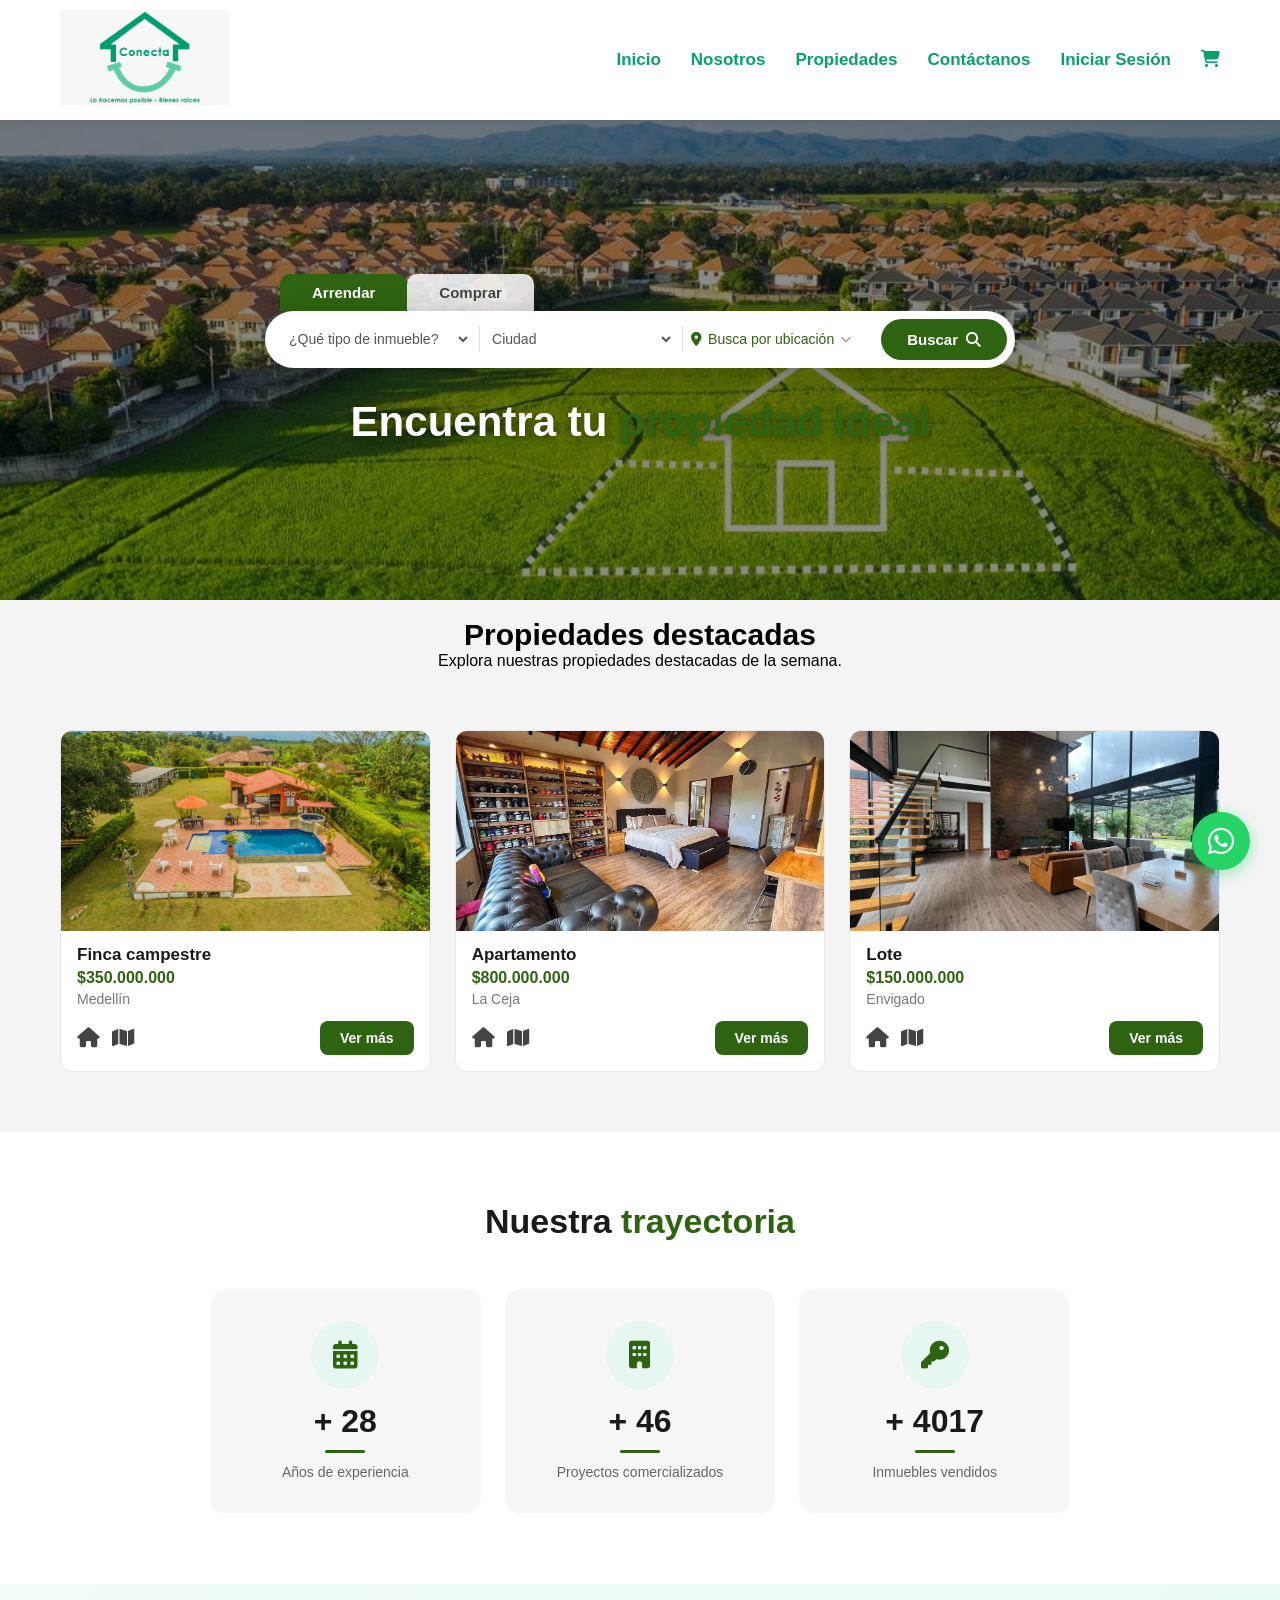
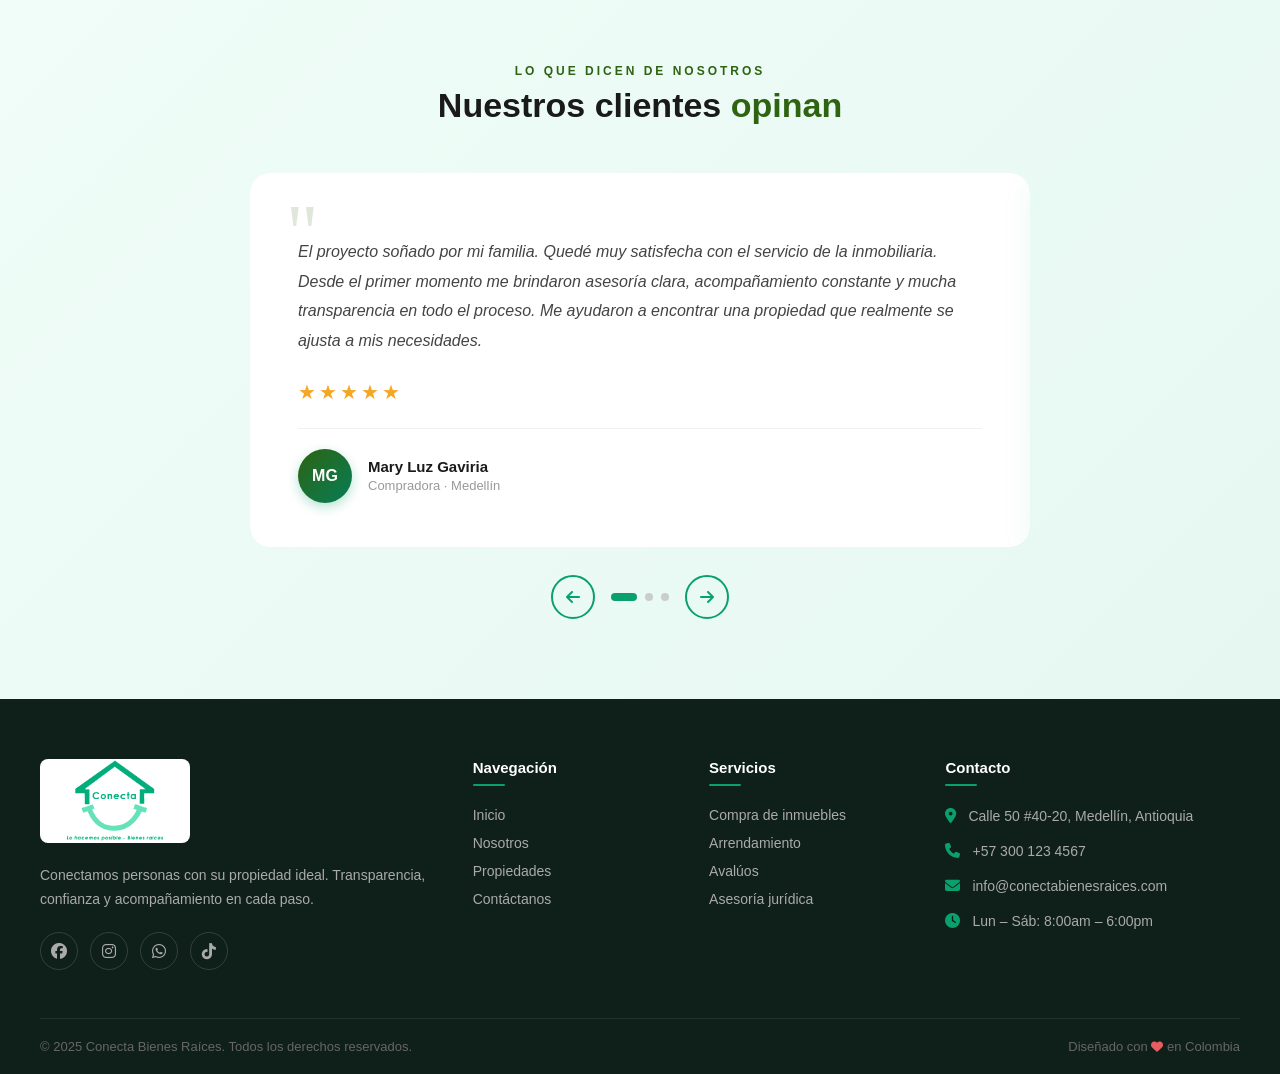
<file: Principal/index.html>
<!DOCTYPE html>
<html lang="es">

<head>
    <meta charset="UTF-8">
    <meta name="viewport" content="width=device-width, initial-scale=1.0">
    <title>Conecta Bienes Raíces</title>

    <!-- CSS -->
    <link rel="stylesheet" href="Estilos.css">

    <!-- ICONOS -->
    <link rel="stylesheet"
        href="https://cdnjs.cloudflare.com/ajax/libs/font-awesome/6.5.1/css/all.min.css">
    <!--Favicon-->
    <link rel="icon" href="IMG/Logo.jpeg" type="image/x-icon">
</head>

<body>

    <!-- NAVBAR -->
    <nav class="navbar">

        <div class="nav-container">

            <!-- LOGO -->
            <div class="logo">
                <img src="IMG/Logo.jpeg" alt="Conecta Bienes Raíces">
            </div>

            <!-- MENÚ -->
            <div class="nav-menu" id="nav-menu">

                <a href="#">Inicio</a>
                <a href="../Nosotros/nosotros.html">Nosotros</a>
                <a href="../Propiedades/propiedades.html">Propiedades</a>
                <a href="../Contactanos/contactanos.html">Contáctanos</a>

                <a href="../Iniciar_sesion/iniciar_sesion.html" class="login-btn">
                    Iniciar Sesión
                </a>

                <!-- CARRITO -->
                <a href="#" class="cart">
                    <i class="fa-solid fa-cart-shopping"></i>
                </a>

            </div>

            <!-- HAMBURGUESA -->
            <div class="menu-toggle" id="menu-toggle">
                <i class="fa-solid fa-bars"></i>
            </div>

        </div>

    </nav>

    <!-- HERO -->
<section class="hero">

    <div class="hero-tabs">
        <button class="tab-btn active" data-tab="arrendar">Arrendar</button>
        <button class="tab-btn" data-tab="comprar">Comprar</button>
    </div>

    <div class="hero-content">
        <h1 class="hero-title">Encuentra tu <span>propiedad ideal</span></h1>

        <div class="hero-filter">

            <select class="filter-select" id="tipo">
                <option value="">¿Qué tipo de inmueble?</option>
                <option>Casa</option>
                <option>Apartamento</option>
                <option>Local</option>
                <option>Oficina</option>
                <option>Bodega</option>
                <option>Lote</option>
            </select>

            <div class="filter-divider"></div>

            <select class="filter-select" id="ciudad">
                <option value="">Ciudad</option>
                <option>Medellín</option>
                <option>Bogotá</option>
                <option>Cali</option>
                <option>Barranquilla</option>
                <option>Cartagena</option>
            </select>

            <div class="filter-divider"></div>

            <button class="location-btn">
                <i class="fa-solid fa-location-dot"></i>
                Busca por ubicación
                <i class="fa-solid fa-chevron-down"></i>
            </button>

            <button class="search-btn">
                Buscar <i class="fa-solid fa-magnifying-glass"></i>
            </button>

        </div>
    </div>
</section>

<br>
<h1 style="text-align: center; font-size: 30px;">Propiedades destacadas</h1>
<p style="text-align: center; ">Explora nuestras propiedades destacadas de la semana.</p>

<!--Tarjetas-->
<!-- SECCIÓN PROPIEDADES -->
<section class="propiedades">
    <div class="cards-grid">

        <!-- TARJETA 1 -->
        <div class="prop-card">
            <img src="IMG/Finca1.jpeg" alt="Finca campestre" class="prop-img">
            <div class="prop-body">
                <h3 class="prop-titulo">Finca campestre</h3>
                <p class="prop-precio">$350.000.000</p>
                <p class="prop-ciudad">Medellín</p>
                <div class="prop-footer">
                    <div class="prop-iconos">
                        <i class="fa-solid fa-house"></i>
                        <i class="fa-solid fa-map"></i>
                    </div>
                    <a href="#" class="ver-btn">Ver más</a>
                </div>
            </div>
        </div>

        <!-- TARJETA 2 -->
        <div class="prop-card">
            <img src="IMG/Apartamento.jpeg" alt="Apartamento" class="prop-img">
            <div class="prop-body">
                <h3 class="prop-titulo">Apartamento</h3>
                <p class="prop-precio">$800.000.000</p>
                <p class="prop-ciudad">La Ceja</p>
                <div class="prop-footer">
                    <div class="prop-iconos">
                        <i class="fa-solid fa-house"></i>
                        <i class="fa-solid fa-map"></i>
                    </div>
                    <a href="#" class="ver-btn">Ver más</a>
                </div>
            </div>
        </div>

        <!-- TARJETA 3 -->
        <div class="prop-card">
            <img src="IMG/Parcelacion.jpeg" alt="Lote" class="prop-img">
            <div class="prop-body">
                <h3 class="prop-titulo">Lote</h3>
                <p class="prop-precio">$150.000.000</p>
                <p class="prop-ciudad">Envigado</p>
                <div class="prop-footer">
                    <div class="prop-iconos">
                        <i class="fa-solid fa-house"></i>
                        <i class="fa-solid fa-map"></i>
                    </div>
                    <a href="#" class="ver-btn">Ver más</a>
                </div>
            </div>
        </div>
    </div>
</section>


<section class="trayectoria">

   
    <h2 class="tray-titulo">Nuestra <span>trayectoria</span></h2>

    <div class="tray-grid">

        <div class="tray-card">
            <div class="tray-icono">
                <i class="fa-solid fa-calendar-days"></i>
            </div>
            <div class="tray-numero">+ 28</div>
            <div class="tray-linea"></div>
            <p class="tray-label">Años de experiencia</p>
        </div>

        <div class="tray-card">
            <div class="tray-icono">
                <i class="fa-solid fa-building"></i>
            </div>
            <div class="tray-numero">+ 46</div>
            <div class="tray-linea"></div>
            <p class="tray-label">Proyectos comercializados</p>
        </div>

        <div class="tray-card">
            <div class="tray-icono">
                <i class="fa-solid fa-key"></i>
            </div>
            <div class="tray-numero">+ 4017</div>
            <div class="tray-linea"></div>
            <p class="tray-label">Inmuebles vendidos</p>
        </div>

    </div>


</section>

<!-- TESTIMONIOS -->
<section class="testimonios">

    <p class="test-subtitulo">Lo que dicen de nosotros</p>
    <h2 class="test-titulo">Nuestros clientes <span>opinan</span></h2>

    <div class="carrusel-wrap">
        <div class="carrusel-track" id="carrusel-track">

            <div class="test-card">
                <div class="test-comilla">"</div>
                <p class="test-texto">El proyecto soñado por mi familia. Quedé muy satisfecha con el servicio de la inmobiliaria. Desde el primer momento me brindaron asesoría clara, acompañamiento constante y mucha transparencia en todo el proceso. Me ayudaron a encontrar una propiedad que realmente se ajusta a mis necesidades.</p>
                <div class="test-estrellas">★★★★★</div>
                <div class="test-autor">
                    <div class="test-avatar">MG</div>
                    <div>
                        <p class="test-nombre">Mary Luz Gaviria</p>
                        <p class="test-cargo">Compradora · Medellín</p>
                    </div>
                </div>
            </div>

            <div class="test-card">
                <div class="test-comilla">"</div>
                <p class="test-texto">Un equipo excepcional. El proceso de arrendamiento fue ágil y sin contratiempos. Siempre estuvieron disponibles para resolver mis dudas y me acompañaron en cada paso. Sin duda los recomendaría a cualquier persona que esté buscando un inmueble.</p>
                <div class="test-estrellas">★★★★★</div>
                <div class="test-autor">
                    <div class="test-avatar">JR</div>
                    <div>
                        <p class="test-nombre">Juan Restrepo</p>
                        <p class="test-cargo">Arrendatario · Envigado</p>
                    </div>
                </div>
            </div>

            <div class="test-card">
                <div class="test-comilla">"</div>
                <p class="test-texto">Vendí mi apartamento en tiempo récord y al precio justo. El equipo fue transparente en todo momento y me mantuvo informada durante cada etapa. ¡Totalmente satisfecha con el resultado y el trato recibido!</p>
                <div class="test-estrellas">★★★★★</div>
                <div class="test-autor">
                    <div class="test-avatar">LP</div>
                    <div>
                        <p class="test-nombre">Laura Pérez</p>
                        <p class="test-cargo">Vendedora · La Ceja</p>
                    </div>
                </div>
            </div>

        </div>
    </div>

    <div class="carrusel-controles">
        <button class="cbtn" id="prev"><i class="fa-solid fa-arrow-left"></i></button>
        <div class="carrusel-dots" id="carrusel-dots"></div>
        <button class="cbtn" id="next"><i class="fa-solid fa-arrow-right"></i></button>
    </div>

</section>

<!-- FOOTER -->
<footer class="footer">

    <div class="footer-container">

        <!-- COLUMNA 1: LOGO + DESCRIPCIÓN -->
        <div class="footer-col">
            <img src="IMG/Logo.jpeg" alt="Conecta Bienes Raíces" class="footer-logo">
            <p class="footer-desc">Conectamos personas con su propiedad ideal. Transparencia, confianza y acompañamiento en cada paso.</p>
            <div class="footer-redes">
                <a href="#"><i class="fa-brands fa-facebook"></i></a>
                <a href="#"><i class="fa-brands fa-instagram"></i></a>
                <a href="#"><i class="fa-brands fa-whatsapp"></i></a>
                <a href="#"><i class="fa-brands fa-tiktok"></i></a>
            </div>
        </div>

        <!-- COLUMNA 2: ENLACES -->
        <div class="footer-col">
            <h4 class="footer-heading">Navegación</h4>
            <ul class="footer-links">
                <li><a href="#">Inicio</a></li>
                <li><a href="../Nosotros/nosotros.html">Nosotros</a></li>
                <li><a href="../Propiedades/propiedades.html">Propiedades</a></li>
                <li><a href="../Contactanos/contactanos.html">Contáctanos</a></li>
            </ul>
        </div>

        <!-- COLUMNA 3: SERVICIOS -->
        <div class="footer-col">
            <h4 class="footer-heading">Servicios</h4>
            <ul class="footer-links">
                <li><a href="#">Compra de inmuebles</a></li>
                <li><a href="#">Arrendamiento</a></li>
                <li><a href="#">Avalúos</a></li>
                <li><a href="#">Asesoría jurídica</a></li>
            </ul>
        </div>

        <!-- COLUMNA 4: CONTACTO -->
        <div class="footer-col">
            <h4 class="footer-heading">Contacto</h4>
            <ul class="footer-contacto">
                <li>
                    <i class="fa-solid fa-location-dot"></i>
                    <span>Calle 50 #40-20, Medellín, Antioquia</span>
                </li>
                <li>
                    <i class="fa-solid fa-phone"></i>
                    <span>+57 300 123 4567</span>
                </li>
                <li>
                    <i class="fa-solid fa-envelope"></i>
                    <span>info@conectabienesraices.com</span>
                </li>
                <li>
                    <i class="fa-solid fa-clock"></i>
                    <span>Lun – Sáb: 8:00am – 6:00pm</span>
                </li>
            </ul>
        </div>

    </div>

    <!-- BARRA INFERIOR -->
    <div class="footer-bottom">
        <p>© 2025 Conecta Bienes Raíces. Todos los derechos reservados.</p>
        <p>Diseñado con <i class="fa-solid fa-heart"></i> en Colombia</p>
    </div>

</footer>

    <script src="index.js"></script>
    <!-- WHATSAPP FLOTANTE -->
    <a href="https://wa.me/573234924247" target="_blank" class="whatsapp-flotante">
        <i class="fa-brands fa-whatsapp"></i>
    </a>

</body>

</html>
</file>
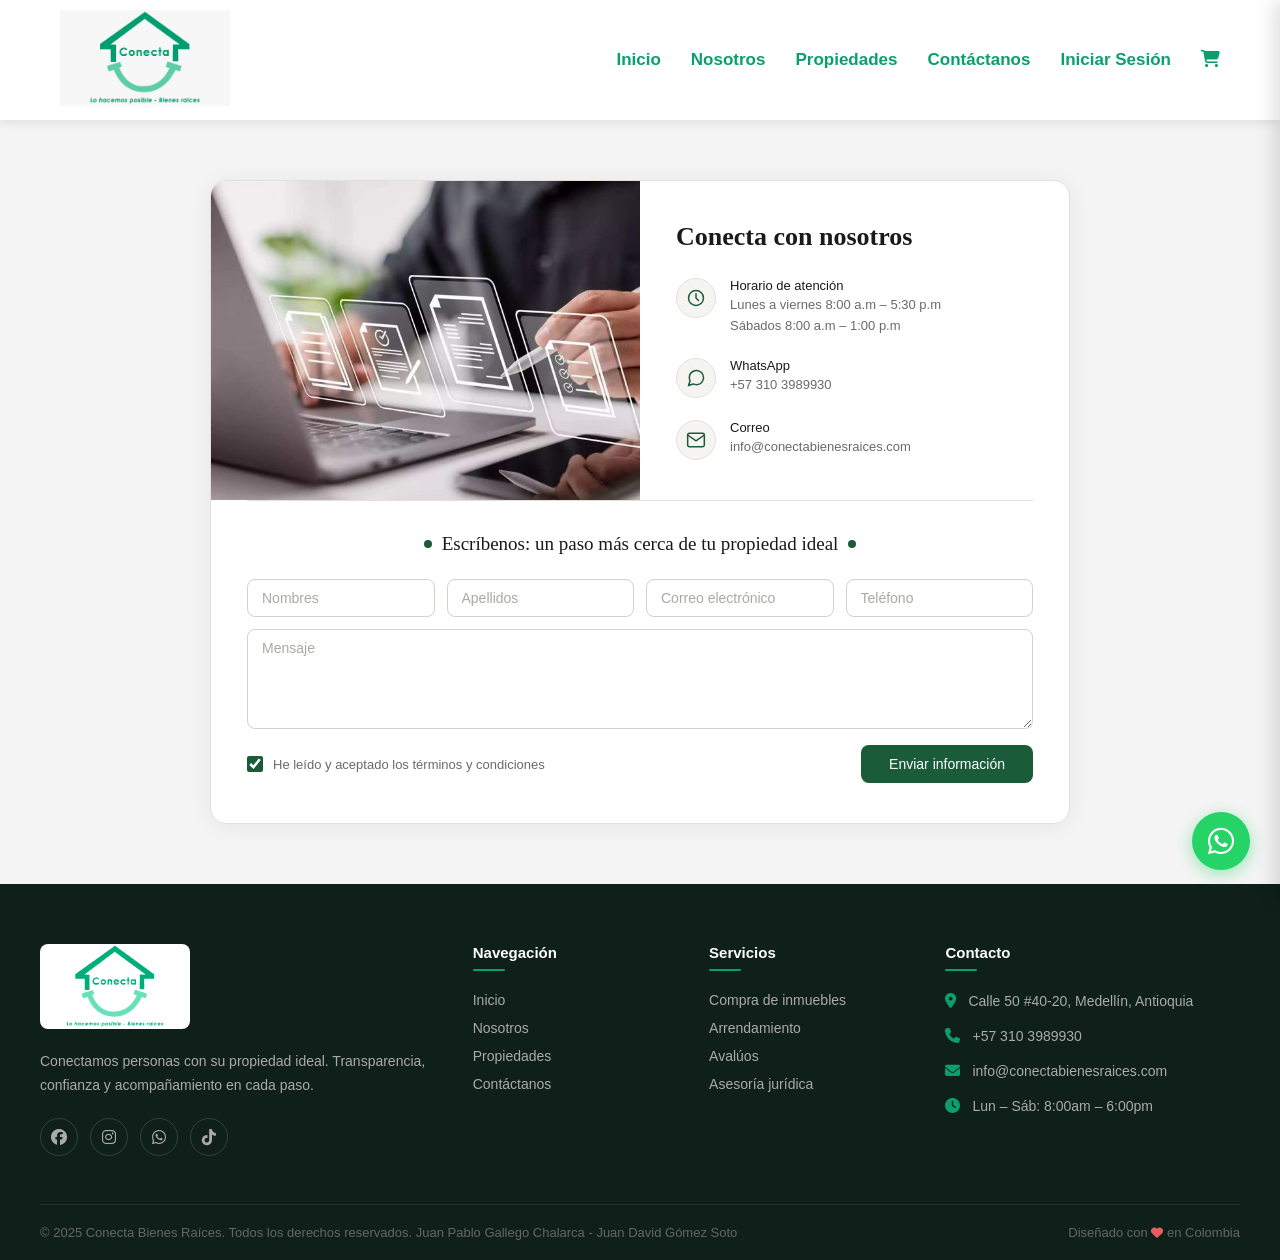
<file: contactanos.html>
<!DOCTYPE html>
<html lang="es">

<head>
    <meta charset="UTF-8">
    <meta name="viewport" content="width=device-width, initial-scale=1.0">
    <title>Conecta Bienes Raíces</title>

    <!-- CSS -->
    <link rel="stylesheet" href="/Contactanos/contactanos.css">
    <!-- GLOBAL -->
    <link rel="stylesheet" href="/Assets/global.css">
    <!-- ICONOS -->
    <link rel="stylesheet"
        href="https://cdnjs.cloudflare.com/ajax/libs/font-awesome/6.5.1/css/all.min.css">
    <!--Favicon-->
    <link rel="icon" href="/Assets/IMG/Logo.jpeg" type="image/x-icon">
</head>

<body>

<!--Navbar-->
<div id="navbar"></div>

<div class="section-wrapper">

    <div class="top-grid">

      <div class="photo-side">
        <img src="/Contactanos/Contacto.jpg" alt="Contacto con Conecta Bienes Raíces" />
      </div>

      <div class="info-side">
        <h2 class="info-title">Conecta con nosotros</h2>

        <div class="contact-row">
          <div class="contact-icon">
            <svg viewBox="0 0 24 24">
              <circle cx="12" cy="12" r="9"/>
              <polyline points="12 7 12 12 15 15"/>
            </svg>
          </div>
          <div class="contact-text">
            <strong>Horario de atención</strong>
            <span>Lunes a viernes 8:00 a.m – 5:30 p.m<br>Sábados 8:00 a.m – 1:00 p.m</span>
          </div>
        </div>

        <div class="contact-row">
          <div class="contact-icon">
            <svg viewBox="0 0 24 24">
              <path d="M21 11.5a8.38 8.38 0 0 1-.9 3.8 8.5 8.5 0 0 1-7.6 4.7 8.38 8.38 0 0 1-3.8-.9L3 21l1.9-5.7a8.38 8.38 0 0 1-.9-3.8 8.5 8.5 0 0 1 4.7-7.6 8.38 8.38 0 0 1 3.8-.9h.5a8.48 8.48 0 0 1 8 8v.5z"/>
            </svg>
          </div>
          <div class="contact-text">
            <strong>WhatsApp</strong>
            <span>+57 310 3989930</span>
          </div>
        </div>

        <div class="contact-row">
          <div class="contact-icon">
            <svg viewBox="0 0 24 24">
              <path d="M4 4h16c1.1 0 2 .9 2 2v12c0 1.1-.9 2-2 2H4c-1.1 0-2-.9-2-2V6c0-1.1.9-2 2-2z"/>
              <polyline points="22,6 12,13 2,6"/>
            </svg>
          </div>
          <div class="contact-text">
            <strong>Correo</strong>
            <span>info@conectabienesraices.com</span>
          </div>
        </div>
      </div>

    </div>

    <div class="divider"></div>

    <!-- FORM -->
    <div class="form-section">
      <h3 class="form-title">Escríbenos: un paso más cerca de tu propiedad ideal</h3>

      <!-- Mensaje de éxito (oculto por defecto) -->
      <div id="form-exito">
        <i class="fa-solid fa-circle-check"></i>
        ¡Mensaje enviado! Nos comunicaremos contigo pronto.
      </div>

      <div class="fields-row">
        <input id="campo-nombres"   class="form-input" type="text"  placeholder="Nombres">
        <input id="campo-apellidos" class="form-input" type="text"  placeholder="Apellidos">
        <input id="campo-correo"    class="form-input" type="email" placeholder="Correo electrónico">
        <input id="campo-telefono"  class="form-input" type="tel"   placeholder="Teléfono">
      </div>

      <textarea id="campo-mensaje" class="form-textarea" placeholder="Mensaje"></textarea>

      <div class="form-footer">
        <label class="checkbox-label">
          <input type="checkbox" id="campo-terminos" checked />
          He leído y aceptado los términos y condiciones
        </label>
        <button id="btn-enviar" class="submit-btn">Enviar información</button>
      </div>
      <span class="error-msg" id="error-terminos"></span>
    </div>

</div>

<!-- FOOTER -->
<div id="footer"></div>

<!-- WHATSAPP FLOTANTE -->
<a href="https://wa.me/+573103989930" target="_blank" class="whatsapp-flotante">
    <i class="fa-brands fa-whatsapp"></i>
</a>

<!-- jQuery (requerido antes de contactanos.js) -->
<script src="https://code.jquery.com/jquery-3.7.1.min.js"></script>
<!--Script contactanos con validación jQuery-->
<script src="/Contactanos/contactanos.js"></script>
<!--Script global-->
<script src="/Assets/global.js"></script>
<script src="/Assets/carrito.js"></script>

</body>
</html>
</file>
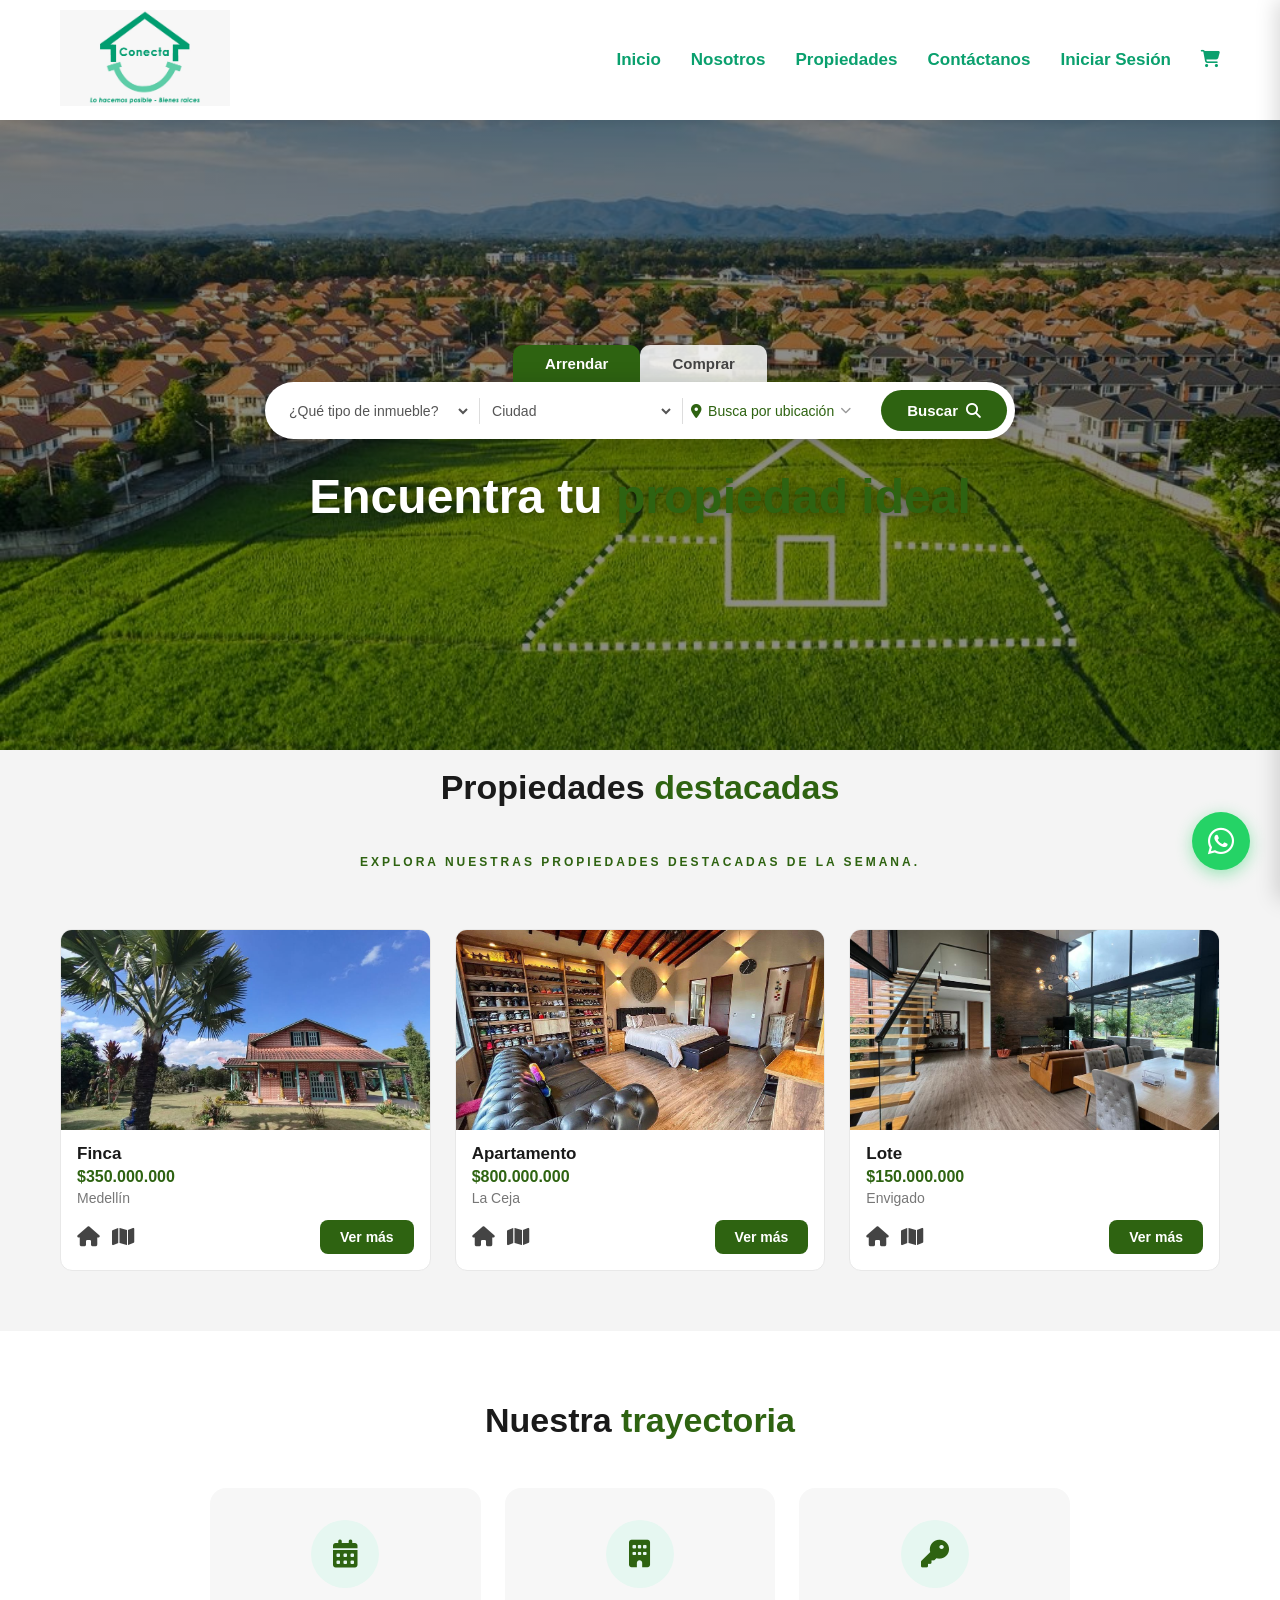
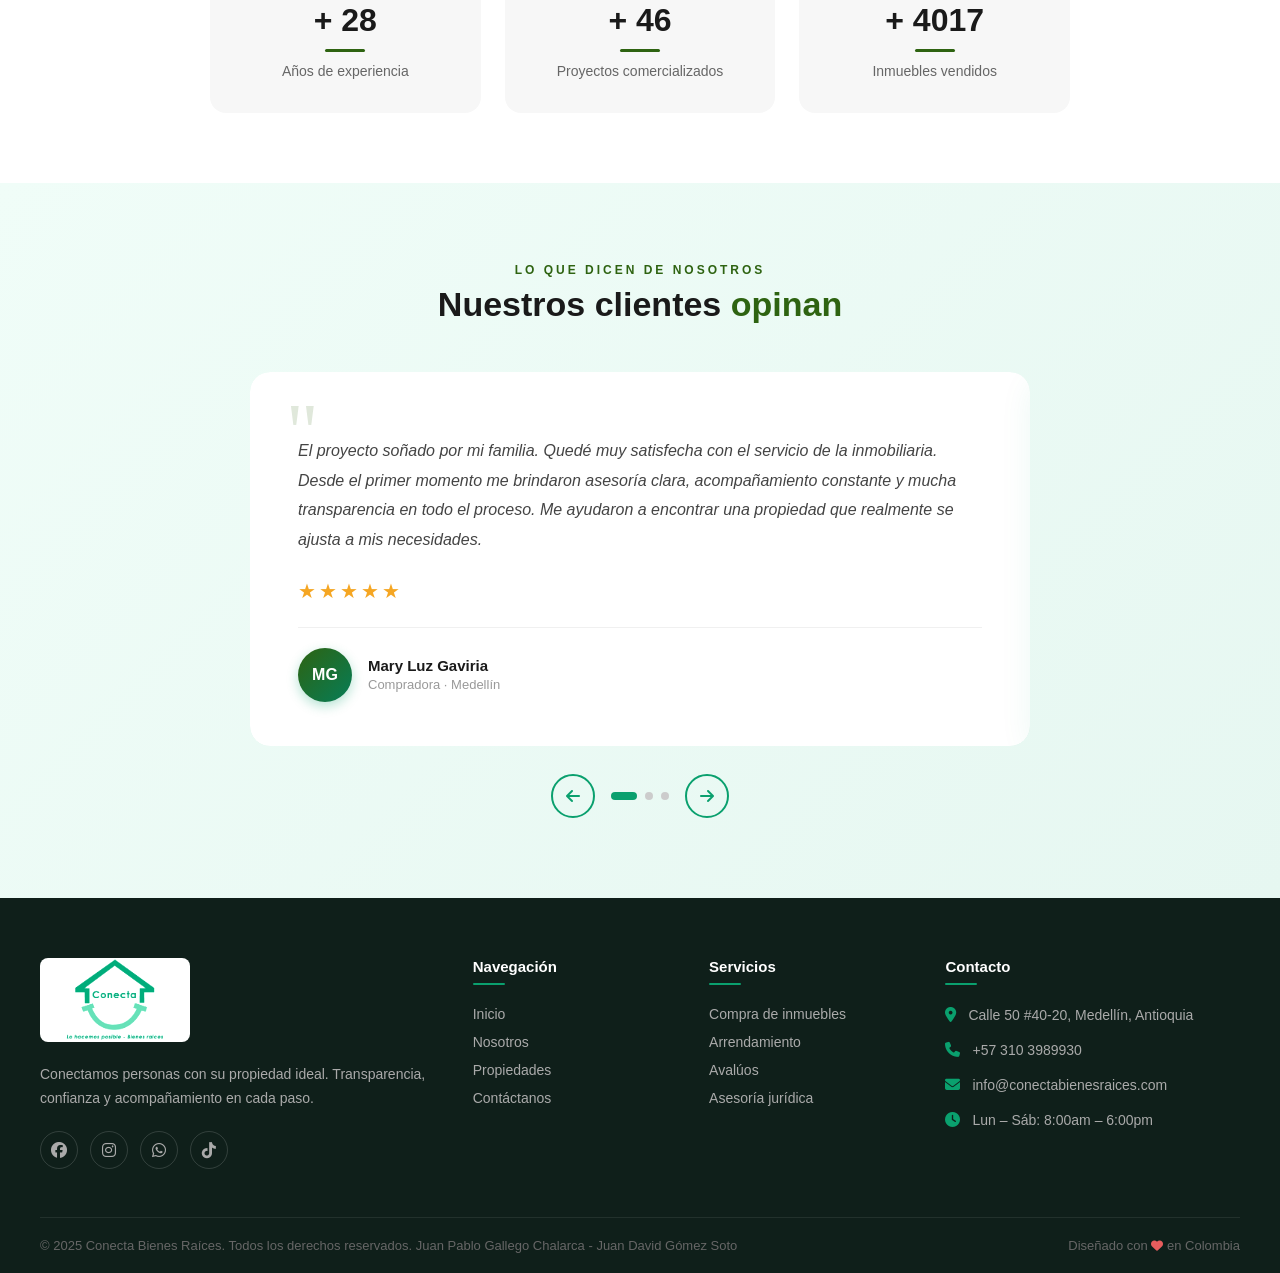
<file: principal.html>
<!DOCTYPE html>
<html lang="es">

<head>
    <meta charset="UTF-8">
    <meta name="viewport" content="width=device-width, initial-scale=1.0">
    <title>Conecta Bienes Raíces</title>

    <!-- CSS -->
    <link rel="stylesheet" href="/Principal/style.css">
    <!-- GLOBAL -->
    <link rel="stylesheet" href="/Assets/global.css">
    <!-- ICONOS -->
    <link rel="stylesheet"
        href="https://cdnjs.cloudflare.com/ajax/libs/font-awesome/6.5.1/css/all.min.css">
    <!--Favicon-->
    <link rel="icon" href="/Assets/IMG/Logo.jpeg" type="image/x-icon">    
</head>

<body>

<!--Navbar-->
<div id="navbar"></div>

   
    <!-- HERO -->
<section class="hero">

    <div class="hero-tabs">
        <button class="tab-btn active" data-tab="arrendar">Arrendar</button>
        <button class="tab-btn" data-tab="comprar">Comprar</button>
    </div>

    <div class="hero-content">
        <h1 class="hero-title">Encuentra tu <span>propiedad ideal</span></h1>

        <div class="hero-filter">

            <select class="filter-select" id="tipo">
                <option value="">¿Qué tipo de inmueble?</option>
                <option>Casa</option>
                <option>Apartamento</option>
                <option>Finca</option>
                <option>Parcelación</option>
                <option>Lote</option>
            </select>

            <div class="filter-divider"></div>

            <select class="filter-select" id="ciudad">
                <option value="">Ciudad</option>
                <option>Medellín</option>
                <option>Guarne</option>
                <option>La Ceja</option>
                <option>LLanogrande</option>
            </select>

            <div class="filter-divider"></div>

            <button class="location-btn">
                <i class="fa-solid fa-location-dot"></i>
                Busca por ubicación
                <i class="fa-solid fa-chevron-down"></i>
            </button>

            <button class="search-btn">
                Buscar <i class="fa-solid fa-magnifying-glass"></i>
            </button>

        </div>
    </div>
</section>

<br>
<div style="text-align: center;">
    <h2 class="test-titulo">Propiedades<span> destacadas</span></h2>
    <p class="test-subtitulo">Explora nuestras propiedades destacadas de la semana.</p>
</div>


<!--Tarjetas-->
<!-- SECCIÓN PROPIEDADES -->
<section class="propiedades">
    <div class="cards-grid">

        <!-- TARJETA 1 -->
        <div class="prop-card">
            <img src="/Assets/IMG/Finca2.jpg" alt="Finca" class="prop-img">
            <div class="prop-body">
                <h3 class="prop-titulo">Finca</h3>
                <p class="prop-precio">$350.000.000</p>
                <p class="prop-ciudad">Medellín</p>
                <div class="prop-footer">
                    <div class="prop-iconos">
                        <i class="fa-solid fa-house"></i>
                        <i class="fa-solid fa-map"></i>
                    </div>
                    <a href="/propiedades.html" class="ver-btn">Ver más</a>
                </div>
            </div>
        </div>

        <!-- TARJETA 2 -->
        <div class="prop-card">
            <img src="/Assets/IMG/Apartamento.jpeg" alt="Apartamento" class="prop-img">
            <div class="prop-body">
                <h3 class="prop-titulo">Apartamento</h3>
                <p class="prop-precio">$800.000.000</p>
                <p class="prop-ciudad">La Ceja</p>
                <div class="prop-footer">
                    <div class="prop-iconos">
                        <i class="fa-solid fa-house"></i>
                        <i class="fa-solid fa-map"></i>
                    </div>
                    <a href="/propiedades.html" class="ver-btn">Ver más</a>
                </div>
            </div>
        </div>

        <!-- TARJETA 3 -->
        <div class="prop-card">
            <img src="/Assets/IMG/Parcelacion.jpeg" alt="Lote" class="prop-img">
            <div class="prop-body">
                <h3 class="prop-titulo">Lote</h3>
                <p class="prop-precio">$150.000.000</p>
                <p class="prop-ciudad">Envigado</p>
                <div class="prop-footer">
                    <div class="prop-iconos">
                        <i class="fa-solid fa-house"></i>
                        <i class="fa-solid fa-map"></i>
                    </div>
                    <a href="/propiedades.html" class="ver-btn">Ver más</a>
                </div>
            </div>
        </div>
    </div>
</section>


<section class="trayectoria">

   
    <h2 class="tray-titulo">Nuestra <span>trayectoria</span></h2>

    <div class="tray-grid">

        <div class="tray-card">
            <div class="tray-icono">
                <i class="fa-solid fa-calendar-days"></i>
            </div>
            <div class="tray-numero">+ 28</div>
            <div class="tray-linea"></div>
            <p class="tray-label">Años de experiencia</p>
        </div>

        <div class="tray-card">
            <div class="tray-icono">
                <i class="fa-solid fa-building"></i>
            </div>
            <div class="tray-numero">+ 46</div>
            <div class="tray-linea"></div>
            <p class="tray-label">Proyectos comercializados</p>
        </div>

        <div class="tray-card">
            <div class="tray-icono">
                <i class="fa-solid fa-key"></i>
            </div>
            <div class="tray-numero">+ 4017</div>
            <div class="tray-linea"></div>
            <p class="tray-label">Inmuebles vendidos</p>
        </div>

    </div>


</section>

<!-- TESTIMONIOS -->
<section class="testimonios">

    <p class="test-subtitulo">Lo que dicen de nosotros</p>
    <h2 class="test-titulo">Nuestros clientes <span>opinan</span></h2>

    <div class="carrusel-wrap">
        <div class="carrusel-track" id="carrusel-track">

            <div class="test-card">
                <div class="test-comilla">"</div>
                <p class="test-texto">El proyecto soñado por mi familia. Quedé muy satisfecha con el servicio de la inmobiliaria. Desde el primer momento me brindaron asesoría clara, acompañamiento constante y mucha transparencia en todo el proceso. Me ayudaron a encontrar una propiedad que realmente se ajusta a mis necesidades.</p>
                <div class="test-estrellas">★★★★★</div>
                <div class="test-autor">
                    <div class="test-avatar">MG</div>
                    <div>
                        <p class="test-nombre">Mary Luz Gaviria</p>
                        <p class="test-cargo">Compradora · Medellín</p>
                    </div>
                </div>
            </div>

            <div class="test-card">
                <div class="test-comilla">"</div>
                <p class="test-texto">Un equipo excepcional. El proceso de arrendamiento fue ágil y sin contratiempos. Siempre estuvieron disponibles para resolver mis dudas y me acompañaron en cada paso. Sin duda los recomendaría a cualquier persona que esté buscando un inmueble.</p>
                <div class="test-estrellas">★★★★★</div>
                <div class="test-autor">
                    <div class="test-avatar">JR</div>
                    <div>
                        <p class="test-nombre">Juan Restrepo</p>
                        <p class="test-cargo">Arrendatario · Envigado</p>
                    </div>
                </div>
            </div>

            <div class="test-card">
                <div class="test-comilla">"</div>
                <p class="test-texto">Vendí mi apartamento en tiempo récord y al precio justo. El equipo fue transparente en todo momento y me mantuvo informada durante cada etapa. ¡Totalmente satisfecha con el resultado y el trato recibido!</p>
                <div class="test-estrellas">★★★★★</div>
                <div class="test-autor">
                    <div class="test-avatar">LP</div>
                    <div>
                        <p class="test-nombre">Laura Pérez</p>
                        <p class="test-cargo">Vendedora · La Ceja</p>
                    </div>
                </div>
            </div>

        </div>
    </div>

    <div class="carrusel-controles">
        <button class="cbtn" id="prev"><i class="fa-solid fa-arrow-left"></i></button>
        <div class="carrusel-dots" id="carrusel-dots"></div>
        <button class="cbtn" id="next"><i class="fa-solid fa-arrow-right"></i></button>
    </div>

</section>

<!-- FOOTER -->
<div id="footer"></div>

<!-- WHATSAPP FLOTANTE -->
    <a href="https://wa.me/+573103989930" target="_blank" class="whatsapp-flotante">
        <i class="fa-brands fa-whatsapp"></i>
    </a>
    <script src="/Principal/script.js"></script>
    <script src="/Assets/global.js"></script>
    <script src="/Assets/carrito.js"></script>
    

</body>

</html>
</file>
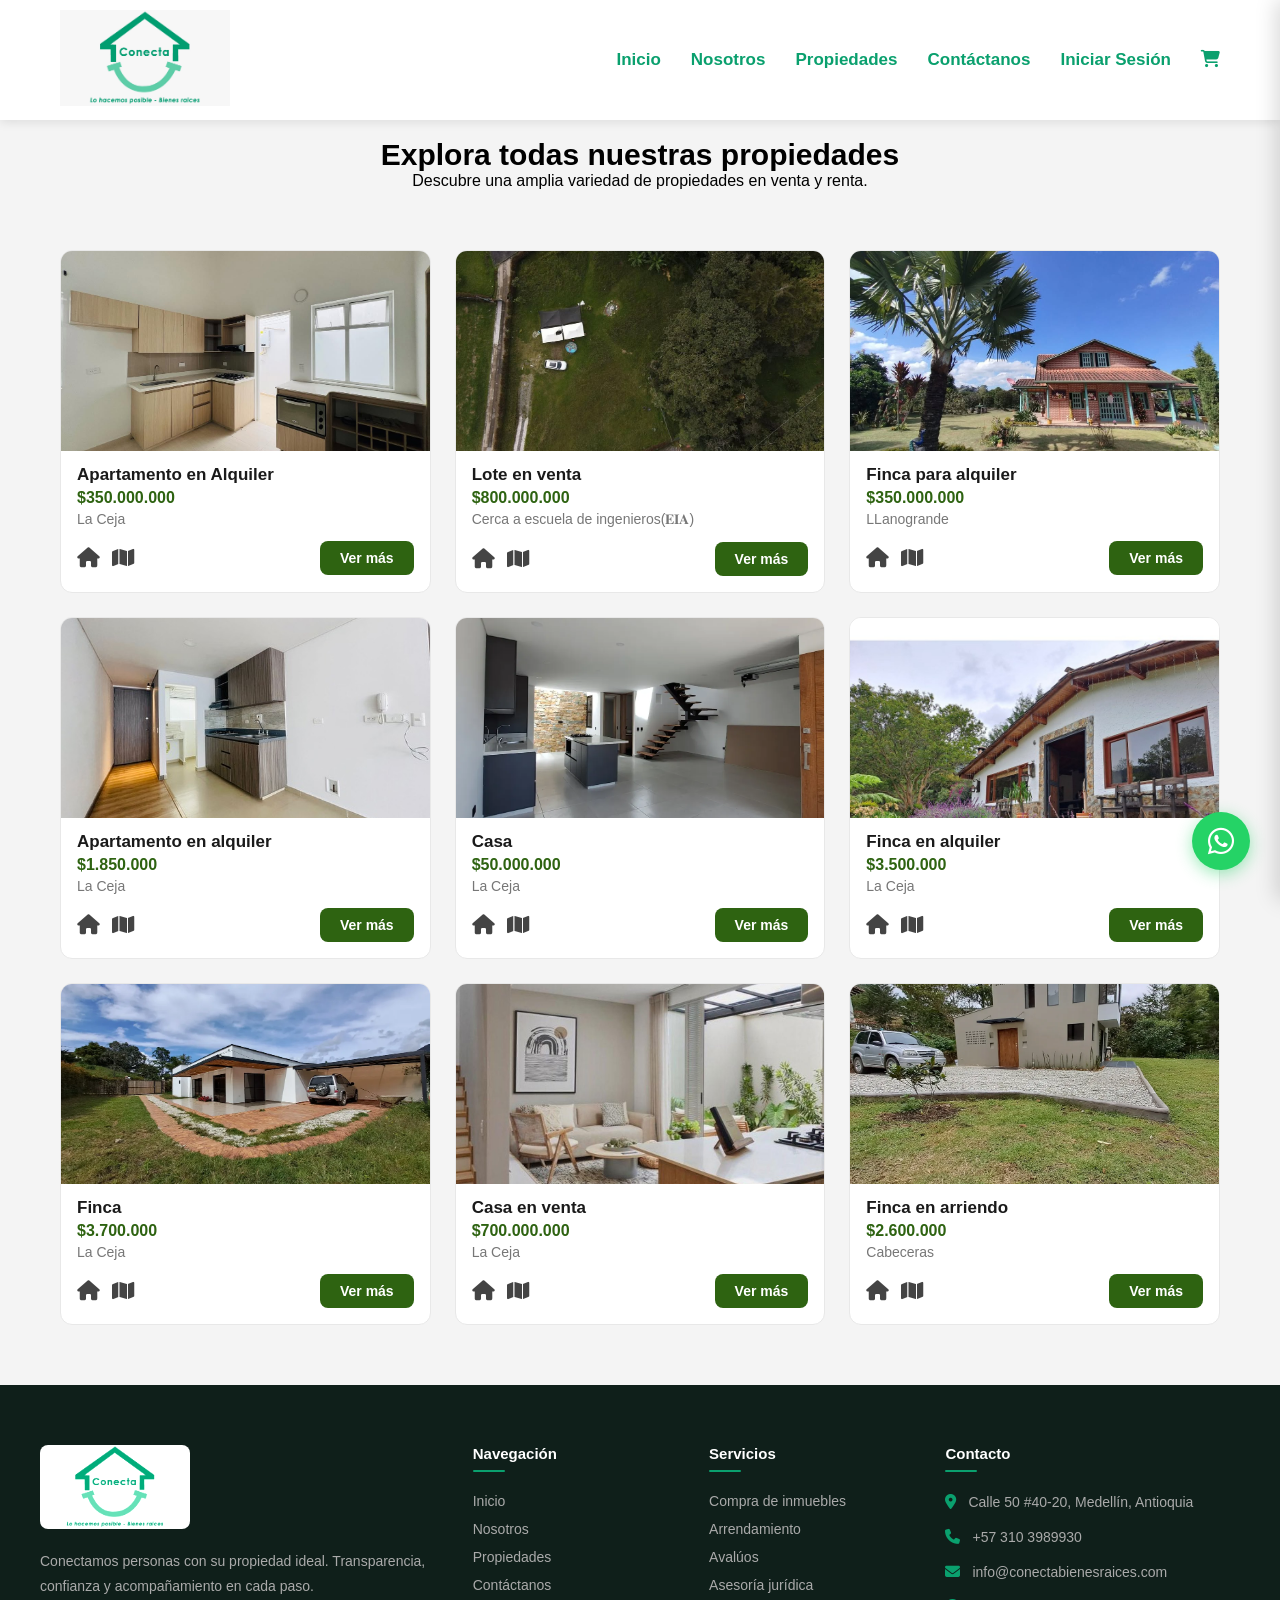
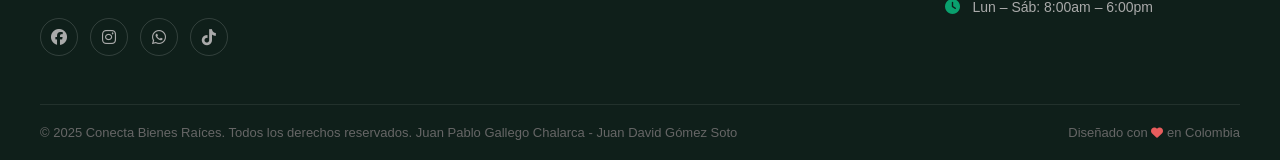
<file: propiedades.html>
<!DOCTYPE html>
<html lang="es">

<head>
    <meta charset="UTF-8">
    <meta name="viewport" content="width=device-width, initial-scale=1.0">
    <title>Conecta Bienes Raíces</title>

    <!-- CSS -->
    <link rel="stylesheet" href="/Propiedades/propiedades.css">
    <!-- GLOBAL -->
    <link rel="stylesheet" href="/Assets/global.css">
    <!-- ICONOS -->
    <link rel="stylesheet" href="https://cdnjs.cloudflare.com/ajax/libs/font-awesome/6.5.1/css/all.min.css">
    <!--Favicon-->
    <link rel="icon" href="/Assets/IMG/Logo.jpeg" type="image/x-icon">
</head>

<body>
    <!--Navbar-->
    <div id="navbar"></div>

    <!--Aqui va el contenido de la página de "Propiedades"-->
    <!-- SECCIÓN PROPIEDADES -->
    <br>
    <h1 style="text-align: center; font-size: 30px;">Explora todas nuestras propiedades</h1>
    <p style="text-align: center; ">Descubre una amplia variedad de propiedades en venta y renta.</p>
    <section class="propiedades">
        <div class="cards-grid">
            <!-- TARJETA 1 -->
            <div class="prop-card" data-titulo="Apartamento en Alquiler" data-precio="$350.000.000" data-ciudad="La Ceja"
                data-img="/Assets/IMG/Apa1.jpg" data-habitaciones="2" data-banos="2" data-area="320"
                data-descripcion="Hermoso apartamento, con cocina integral y zona de ropas  .">
                <img src="/Assets/IMG/Apa1.jpg" alt="Apartamento en Alquiler" class="prop-img">
                <div class="prop-body">
                    <h3 class="prop-titulo">Apartamento en Alquiler</h3>
                    <p class="prop-precio">$350.000.000</p>
                    <p class="prop-ciudad">La Ceja</p>
                    <div class="prop-footer">
                        <div class="prop-iconos">
                            <i class="fa-solid fa-house"></i>
                            <i class="fa-solid fa-map"></i>
                        </div>
                        <a href="#" class="ver-btn">Ver más</a>
                    </div>
                </div>
            </div>

            <!-- TARJETA 2 -->
            <div class="prop-card" data-titulo="Lote en venta" data-precio="$800.000.000" data-ciudad="Cerca a escuela de ingenieros(𝐄𝐈𝐀)"
                data-img="/Assets/IMG/Lote1.jpg" data-habitaciones="0" data-banos="0" data-area="2450"
                data-descripcion="Hermoso lote en venta, con topografia plana y con zonas verdes.">

                <img src="/Assets/IMG/Lote1.jpg" alt="Lote en venta" class="prop-img">
                <div class="prop-body">
                    <h3 class="prop-titulo">Lote en venta</h3>
                    <p class="prop-precio">$800.000.000</p>
                    <p class="prop-ciudad">Cerca a escuela de ingenieros(𝐄𝐈𝐀)</p>
                    <div class="prop-footer">
                        <div class="prop-iconos">
                            <i class="fa-solid fa-house"></i>
                            <i class="fa-solid fa-map"></i>
                        </div>
                        <a href="#" class="ver-btn">Ver más</a>
                    </div>
                </div>
            </div>

            <!-- TARJETA 3 -->
            <div class="prop-card" data-titulo="Finca para alquiler" data-precio="$350.000.000" data-ciudad="Medellín"
                data-img="/Assets/IMG/Finca2.jpg" data-habitaciones="4" data-banos="2" data-area="2000"
                data-descripcion="Zona generosa de arboles en un sector campestre y con cercanía a todos los servicios comerciales y sociales.">

                <img src="/Assets/IMG/Finca2.jpg" alt="Finca para alquiler" class="prop-img">
                <div class="prop-body">
                    <h3 class="prop-titulo">Finca para alquiler</h3>
                    <p class="prop-precio">$350.000.000</p>
                    <p class="prop-ciudad">LLanogrande</p>
                    <div class="prop-footer">
                        <div class="prop-iconos">
                            <i class="fa-solid fa-house"></i>
                            <i class="fa-solid fa-map"></i>
                        </div>
                        <a href="#" class="ver-btn">Ver más</a>
                    </div>
                </div>
            </div>
            <!-- TARJETA 4 -->
            <div class="prop-card" data-titulo="Apartamento en alquiler" data-precio="$1.850.000" data-ciudad="La Ceja"
                data-img="/Assets/IMG/Apa2.jpg" data-habitaciones="3" data-banos="2" data-area="80"
                data-descripcion="Apartamento en alquiler, con cocina integral, 2 balcones, ascensor y parqueadero.">

                <img src="/Assets/IMG/Apa2.jpg" alt="Apartamento en alquiler" class="prop-img">
                <div class="prop-body">
                    <h3 class="prop-titulo">Apartamento en alquiler</h3>
                    <p class="prop-precio">$1.850.000</p>
                    <p class="prop-ciudad">La Ceja</p>
                    <div class="prop-footer">
                        <div class="prop-iconos">
                            <i class="fa-solid fa-house"></i>
                            <i class="fa-solid fa-map"></i>
                        </div>
                        <a href="#" class="ver-btn">Ver más</a>
                    </div>
                </div>
            </div>
            <!-- TARJETA 5 -->
            <div class="prop-card" data-titulo="Casa" data-precio="$50.000.000" data-ciudad="La Ceja"
                data-img="/Assets/IMG/Casa.jpg" data-habitaciones="4" data-banos="3" data-area="140"
                data-descripcion="Casa en venta en La Ceja de dos niveles en unidad abierta lista para estrenar con excelentes acabados.">

                <img src="/Assets/IMG/Casa.jpg" alt="Casa" class="prop-img">
                <div class="prop-body">
                    <h3 class="prop-titulo">Casa</h3>
                    <p class="prop-precio">$50.000.000</p>
                    <p class="prop-ciudad">La Ceja</p>
                    <div class="prop-footer">
                        <div class="prop-iconos">
                            <i class="fa-solid fa-house"></i>
                            <i class="fa-solid fa-map"></i>
                        </div>
                        <a href="#" class="ver-btn">Ver más</a>
                    </div>
                </div>
            </div>
            <!-- TARJETA 6 -->
            <div class="prop-card" data-titulo="Finca en alquiler" data-precio="$3.500.000" data-ciudad="La Ceja"
                data-img="/Assets/IMG/Finca3.jpg" data-habitaciones="5" data-banos="4" data-area="170"
                data-descripcion="Hermosa finca con piscina, zonas verdes y asadero cubierto.">

                <img src="/Assets/IMG/Finca3.jpg" alt="Finca en alquiler" class="prop-img">
                <div class="prop-body">
                    <h3 class="prop-titulo">Finca en alquiler</h3>
                    <p class="prop-precio">$3.500.000</p>
                    <p class="prop-ciudad">La Ceja</p>
                    <div class="prop-footer">
                        <div class="prop-iconos">
                            <i class="fa-solid fa-house"></i>
                            <i class="fa-solid fa-map"></i>
                        </div>
                        <a href="#" class="ver-btn">Ver más</a>
                    </div>
                </div>
            </div>
            <!-- TARJETA 7 -->
            <div class="prop-card" data-titulo="Finca" data-precio="$3.700.000" data-ciudad="La Ceja"
                data-img="/Assets/IMG/Finca5.jpg" data-habitaciones="4" data-banos="5" data-area="750"
                data-descripcion="FINCA EN LA CEJA ALQUILER en un entorno muy tranquilo y con cercanía a todos los servicios comerciales.">

                <img src="/Assets/IMG/Finca5.jpg" alt="Finca" class="prop-img">
                <div class="prop-body">
                    <h3 class="prop-titulo">Finca</h3>
                    <p class="prop-precio">$3.700.000</p>
                    <p class="prop-ciudad">La Ceja</p>
                    <div class="prop-footer">
                        <div class="prop-iconos">
                            <i class="fa-solid fa-house"></i>
                            <i class="fa-solid fa-map"></i>
                        </div>
                        <a href="#" class="ver-btn">Ver más</a>
                    </div>
                </div>
            </div>
            <!-- TARJETA 8 -->
            <div class="prop-card" data-titulo="Casa en venta" data-precio="$700.000.000" data-ciudad="La Ceja"
                data-img="/Assets/IMG/Casa1.jpg" data-habitaciones="3" data-banos="4" data-area="125"
                data-descripcion="Casa en venta en La ceja para estrenar, en unidad cerrada, casa acogedora, con excelente distribución e ideal para vivir con tú familia.">

                <img src="/Assets/IMG/Casa1.jpg" alt="Casa en venta" class="prop-img">
                <div class="prop-body">
                    <h3 class="prop-titulo">Casa en venta</h3>
                    <p class="prop-precio">$700.000.000</p>
                    <p class="prop-ciudad">La Ceja</p>
                    <div class="prop-footer">
                        <div class="prop-iconos">
                            <i class="fa-solid fa-house"></i>
                            <i class="fa-solid fa-map"></i>
                        </div>
                        <a href="#" class="ver-btn">Ver más</a>
                    </div>
                </div>
            </div>
            <!-- TARJETA 9 -->
            <div class="prop-card" data-titulo="Finca en arriendo" data-precio="$2.600.000" data-ciudad="Cabeceras"
                data-img="/Assets/IMG/Finca6.jpg" data-habitaciones="3" data-banos="2" data-area="120"
                data-descripcion="Hermosa finca con piscina, zonas verdes y asadero cubierto.">

                <img src="/Assets/IMG/Finca6.jpg" alt="Finca en arriendo" class="prop-img">
                <div class="prop-body">
                    <h3 class="prop-titulo">Finca en arriendo</h3>
                    <p class="prop-precio">$2.600.000</p>
                    <p class="prop-ciudad">Cabeceras</p>
                    <div class="prop-footer">
                        <div class="prop-iconos">
                            <i class="fa-solid fa-house"></i>
                            <i class="fa-solid fa-map"></i>
                        </div>
                        <a href="#" class="ver-btn">Ver más</a>
                    </div>
                </div>
            </div>
        </div>
    </section>


    <!-- FOOTER -->
    <div id="footer"></div>
    <!-- WHATSAPP FLOTANTE -->
    <a href="https://wa.me/+573103989930" target="_blank" class="whatsapp-flotante">
        <i class="fa-brands fa-whatsapp"></i>
    </a>

    <script src="/Propiedades/propiedades.js"></script>
    <script src="/Assets/global.js"></script>
    <script src="/Assets/carrito.js"></script>
</body>

</html>
</file>
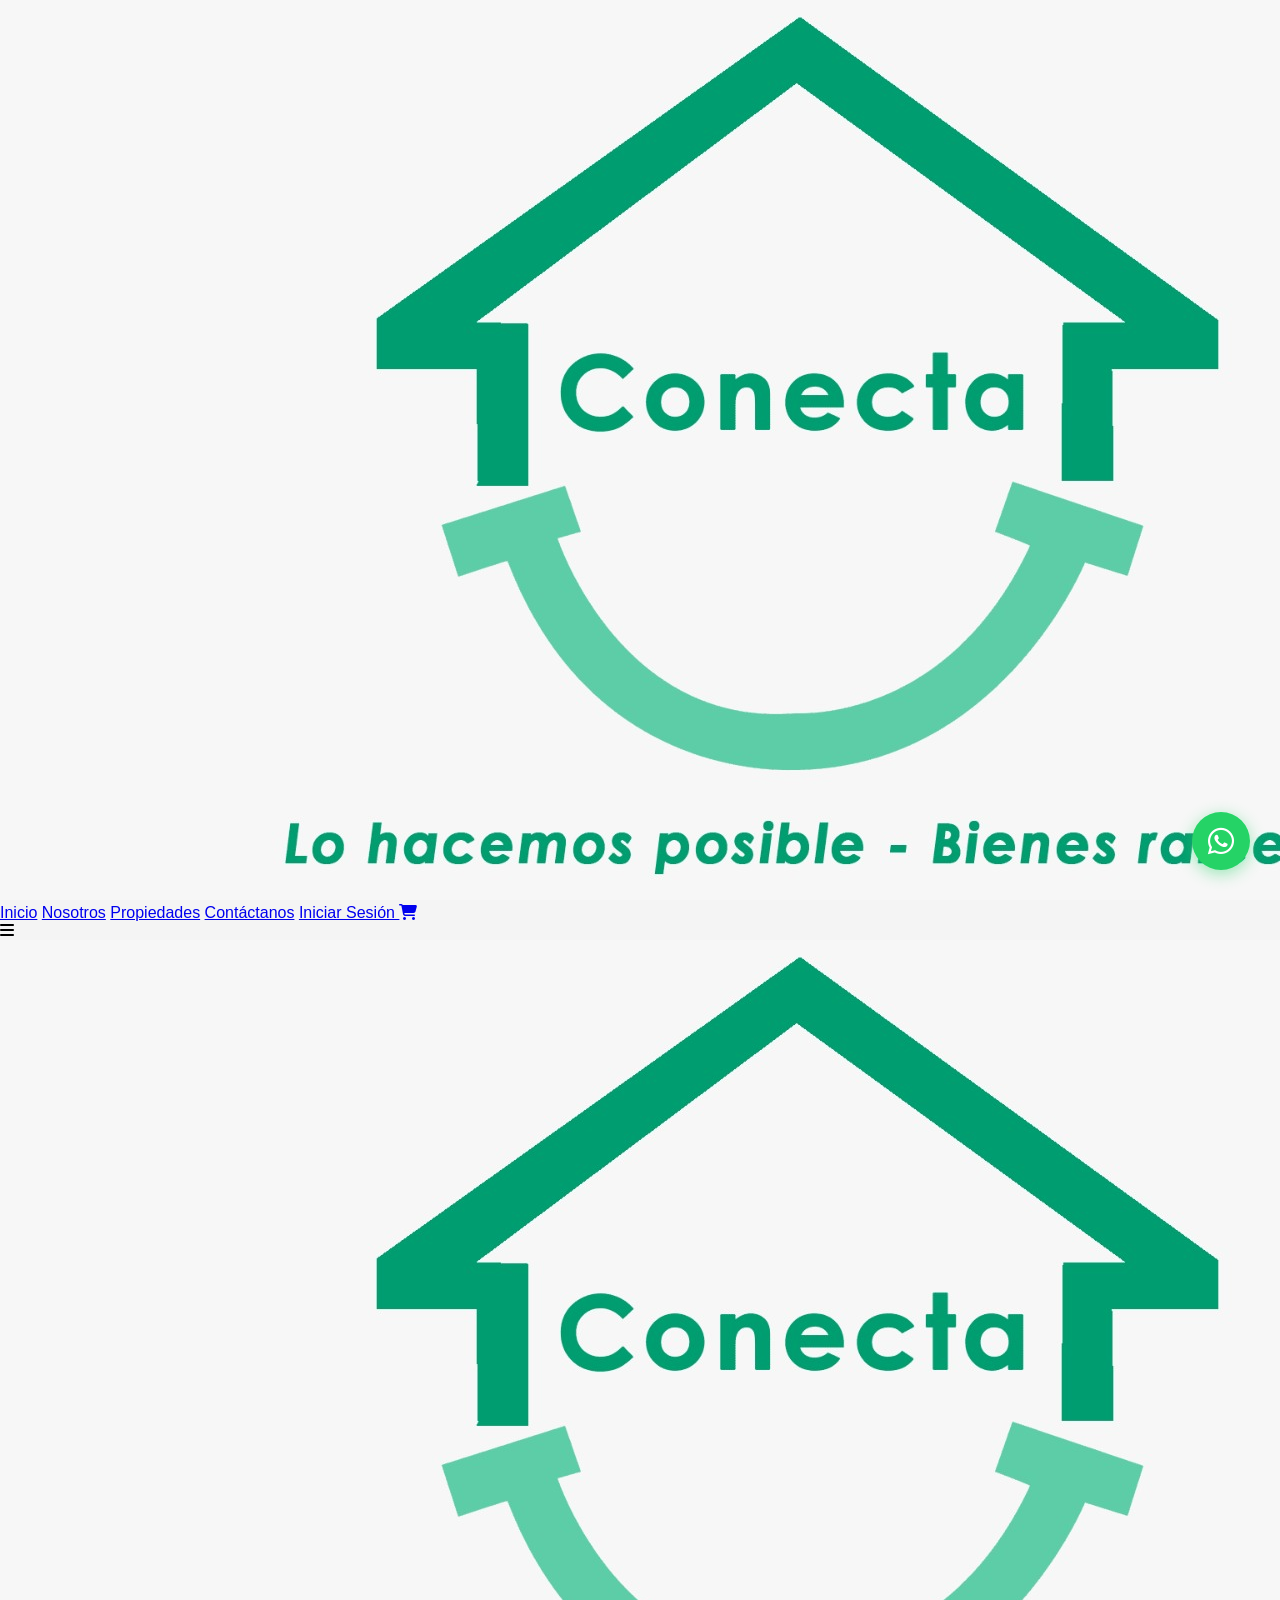
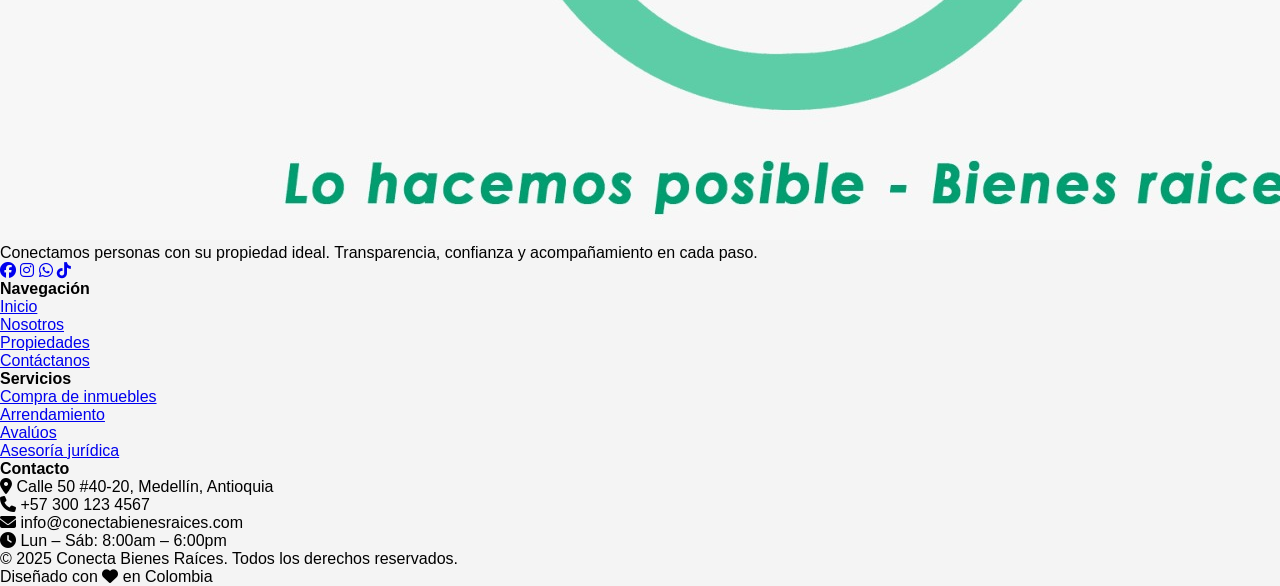
<file: Contactanos/contactanos.html>
<!DOCTYPE html>
<html lang="es">

<head>
    <meta charset="UTF-8">
    <meta name="viewport" content="width=device-width, initial-scale=1.0">
    <title>Conecta Bienes Raíces</title>

    <!-- CSS -->
    <link rel="stylesheet" href="contactanos.css">

    <!-- ICONOS -->
    <link rel="stylesheet"
        href="https://cdnjs.cloudflare.com/ajax/libs/font-awesome/6.5.1/css/all.min.css">
    <!--Favicon-->
    <link rel="icon" href="/Principal/IMG/Logo.jpeg" type="image/x-icon">
</head>

<body>

    <!-- NAVBAR -->
    <nav class="navbar">

        <div class="nav-container">

            <!-- LOGO -->
            <div class="logo">
                <img src="/Principal/IMG/Logo.jpeg" alt="Conecta Bienes Raíces">
            </div>

            <!-- MENÚ -->
            <div class="nav-menu" id="nav-menu">

                <a href="/Principal/index.html">Inicio</a>
                <a href="/Nosotros/nosotros.html">Nosotros</a>
                <a href="/Propiedades/propiedades.html">Propiedades</a>
                <a href="/Contactanos/contactanos.html">Contáctanos</a>

                <a href="/Iniciar_sesion/iniciar_sesion.html" class="login-btn">
                    Iniciar Sesión
                </a>

                <!-- CARRITO -->
                <a href="#" class="cart">
                    <i class="fa-solid fa-cart-shopping"></i>
                </a>

            </div>

            <!-- HAMBURGUESA -->
            <div class="menu-toggle" id="menu-toggle">
                <i class="fa-solid fa-bars"></i>
            </div>

        </div>

    </nav>

<!-- FOOTER -->
<footer class="footer">

    <div class="footer-container">

        <!-- COLUMNA 1: LOGO + DESCRIPCIÓN -->
        <div class="footer-col">
            <img src="/Principal/IMG/Logo.jpeg" alt="Conecta Bienes Raíces" class="footer-logo">
            <p class="footer-desc">Conectamos personas con su propiedad ideal. Transparencia, confianza y acompañamiento en cada paso.</p>
            <div class="footer-redes">
                <a href="#"><i class="fa-brands fa-facebook"></i></a>
                <a href="#"><i class="fa-brands fa-instagram"></i></a>
                <a href="#"><i class="fa-brands fa-whatsapp"></i></a>
                <a href="#"><i class="fa-brands fa-tiktok"></i></a>
            </div>
        </div>

        <!-- COLUMNA 2: ENLACES -->
        <div class="footer-col">
            <h4 class="footer-heading">Navegación</h4>
            <ul class="footer-links">
                <li><a href="#">Inicio</a></li>
                <li><a href="/Nosotros/nosotros.html">Nosotros</a></li>
                <li><a href="/Propiedades/propiedades.html">Propiedades</a></li>
                <li><a href="/Contactanos/contactanos.html">Contáctanos</a></li>
            </ul>
        </div>

        <!-- COLUMNA 3: SERVICIOS -->
        <div class="footer-col">
            <h4 class="footer-heading">Servicios</h4>
            <ul class="footer-links">
                <li><a href="#">Compra de inmuebles</a></li>
                <li><a href="#">Arrendamiento</a></li>
                <li><a href="#">Avalúos</a></li>
                <li><a href="#">Asesoría jurídica</a></li>
            </ul>
        </div>

        <!-- COLUMNA 4: CONTACTO -->
        <div class="footer-col">
            <h4 class="footer-heading">Contacto</h4>
            <ul class="footer-contacto">
                <li>
                    <i class="fa-solid fa-location-dot"></i>
                    <span>Calle 50 #40-20, Medellín, Antioquia</span>
                </li>
                <li>
                    <i class="fa-solid fa-phone"></i>
                    <span>+57 300 123 4567</span>
                </li>
                <li>
                    <i class="fa-solid fa-envelope"></i>
                    <span>info@conectabienesraices.com</span>
                </li>
                <li>
                    <i class="fa-solid fa-clock"></i>
                    <span>Lun – Sáb: 8:00am – 6:00pm</span>
                </li>
            </ul>
        </div>

    </div>

    <!-- BARRA INFERIOR -->
    <div class="footer-bottom">
        <p>© 2025 Conecta Bienes Raíces. Todos los derechos reservados.</p>
        <p>Diseñado con <i class="fa-solid fa-heart"></i> en Colombia</p>
    </div>

</footer>

    <script src="contactanos.js"></script>
    <!-- WHATSAPP FLOTANTE -->
    <a href="https://wa.me/57985895" target="_blank" class="whatsapp-flotante">
        <i class="fa-brands fa-whatsapp"></i>
    </a>

</body>

</html>
</file>
<file: Principal/Estilos.css>
* {
margin: 0;
    padding: 0;
    box-sizing: border-box;
    font-family: Arial, Helvetica, sans-serif;
}

body {
    background: #f4f4f4;
}

/* NAVBAR */
.navbar {
    width: 100%;
    background: white;
    box-shadow: 0 2px 10px rgba(0, 0, 0, 0.1);
    position: relative;
    z-index: 1000;
}

.nav-container {
    max-width: 1200px;
    margin: auto;
    padding: 10px 20px;

    display: flex;
    justify-content: space-between;
    align-items: center;
}

/* LOGO */
.logo img {
    width: 170px;
    height: auto;
}

/* MENÚ */
.nav-menu {
    display: flex;
    align-items: center;
    gap: 30px;
}

.nav-menu a {
    text-decoration: none;
    color: #0aa06e;
    font-size: 17px;
    font-weight: 600;
    transition: 0.3s;
}

.nav-menu a:hover {
    color: #067d57;
}

/* CARRITO */
.cart {
    font-size: 22px;
}
/* BOTÓN HAMBURGUESA */
.menu-toggle {
    display: none;
    font-size: 28px;
    color: #0aa06e;
    cursor: pointer;
}

/* RESPONSIVE */
@media (max-width: 768px) {

    .menu-toggle {
        display: block;
    }

    .nav-menu {
        position: absolute;
        top: 90px;
        left: 0;
        width: 100%;
                background: white;

        flex-direction: column;
        align-items: center;
        gap: 20px;

        padding: 20px 0;

        display: none;
    }

    .nav-menu.active {
        display: flex;
    }

    .logo img {
        width: 140px;
    }
}

/* HERO */
.hero {
    position: relative;
    width: 100%;
    min-height: 480px;
    background: linear-gradient(rgba(0, 0, 0, 0.45), rgba(0, 0, 0, 0.45)),
        url('IMG/Principal.jpg') center / cover no-repeat;
    display: flex;
    flex-direction: column;
    align-items: center;
    justify-content: center;
    gap: 0;
    padding: 60px 20px;
}

/* TABS */
.hero-tabs {
    display: flex;
    gap: 0;
    align-self: flex-start;
    margin-left: calc(50% - 360px);
}

.tab-btn {
    padding: 10px 32px;
    border: none;
    border-radius: 10px 10px 0 0;
    font-size: 15px;
    font-weight: 600;
    cursor: pointer;
    background: rgba(255, 255, 255, 0.85);
    color: #444;
    transition: 0.2s;
}

.tab-btn.active {
    background: #2E6311;
    color: white;
}

/* CONTENIDO */
.hero-content {
    display: flex;
    flex-direction: column;
    align-items: center;
    gap: 30px;
    width: 100%;
}

.hero-title {
    color: white;
    font-size: 42px;
    font-weight: 700;
    text-align: center;
    text-shadow: 0 2px 10px rgba(0, 0, 0, 0.4);
    order: 2;
}

.hero-title span {
    color: #2E6311;
}

/* FILTRO */
.hero-filter {
    background: white;
    border-radius: 50px;
    padding: 8px 8px 8px 20px;
    display: flex;
    align-items: center;
    gap: 4px;
    box-shadow: 0 4px 24px rgba(0, 0, 0, 0.2);
    width: 100%;
    max-width: 750px;
    order: 1;
}

.filter-select {
    border: none;
    outline: none;
    font-size: 14px;
    color: #555;
    background: transparent;
    flex: 1;
    min-width: 100px;
    cursor: pointer;
    font-family: Arial, Helvetica, sans-serif;
}

.filter-divider {
    width: 1px;
    height: 26px;
    background: #ddd;
    flex-shrink: 0;
    margin: 0 4px;
}

.location-btn {
    border: none;
    background: transparent;
    font-size: 14px;
    color: #2E6311;
    cursor: pointer;
    display: flex;
    align-items: center;
    gap: 6px;
    flex: 1;
    min-width: 140px;
    font-family: Arial, Helvetica, sans-serif;
}

.location-btn .fa-chevron-down {
    color: #999;
    font-size: 11px;
}

.search-btn {
    background: #2E6311;
    color: white;
    border: none;
    border-radius: 50px;
    padding: 12px 26px;
    font-size: 15px;
    font-weight: 600;
    display: flex;
    align-items: center;
    gap: 8px;
    cursor: pointer;
    transition: background 0.3s;
    flex-shrink: 0;
    font-family: Arial, Helvetica, sans-serif;
}

.search-btn:hover {
    background: #d4722e;
}

/* RESPONSIVE HERO */
@media (max-width: 768px) {
    .hero {
        min-height: 400px;
        padding: 40px 16px;
    }

    .hero-tabs {
        margin-left: 0;
        align-self: center;
    }

    .hero-title {
        font-size: 28px;
    }

    .hero-filter {
        flex-wrap: wrap;
        border-radius: 16px;
        padding: 16px;
        gap: 12px;
    }

    .filter-divider {
        display: none;
    }

    .filter-select,
    .location-btn {
        width: 100%;
        flex: none;
        min-width: unset;
        border-bottom: 1px solid #eee;
        padding-bottom: 10px;
    }

    .search-btn {
        width: 100%;
        justify-content: center;
    }
}

/* SECCIÓN PROPIEDADES */
.propiedades {
    max-width: 1200px;
    margin: 60px auto;
    padding: 0 20px;
}

.seccion-titulo {
    font-size: 28px;
    font-weight: 700;
    color: #1a1a1a;
    margin-bottom: 30px;
}

/* GRID */
.cards-grid {
    display: grid;
    grid-template-columns: repeat(3, 1fr);
    gap: 24px;
}

/* TARJETA */
.prop-card {
    background: white;
    border-radius: 12px;
    overflow: hidden;
    border: 1px solid #e8e8e8;
    transition: transform 0.3s, box-shadow 0.3s;
}

.prop-card:hover {
    transform: translateY(-4px);
    box-shadow: 0 8px 24px rgba(0, 0, 0, 0.1);
}

/* IMAGEN */
.prop-img {
    width: 100%;
    height: 200px;
    object-fit: cover;
    display: block;
}

/* CUERPO */
.prop-body {
    padding: 14px 16px 16px;
}

.prop-titulo {
    font-size: 17px;
    font-weight: 700;
    color: #1a1a1a;
    margin-bottom: 4px;
}

.prop-precio {
    font-size: 16px;
    font-weight: 700;
    color: #2E6311;
    margin-bottom: 4px;
}

.prop-ciudad {
    font-size: 14px;
    color: #777;
    margin-bottom: 14px;
}

/* PIE DE TARJETA */
.prop-footer {
    display: flex;
    align-items: center;
    justify-content: space-between;
}

.prop-iconos {
    display: flex;
    gap: 12px;
    font-size: 20px;
    color: #444;
}

.ver-btn {
    background: #2E6311;
    color: white;
    text-decoration: none;
    border-radius: 8px;
    padding: 9px 20px;
    font-size: 14px;
    font-weight: 600;
    transition: background 0.3s;
}

.ver-btn:hover {
    background: #2E6311;
    color: white;
}

/* RESPONSIVE */
@media (max-width: 900px) {
    .cards-grid {
        grid-template-columns: repeat(2, 1fr);
    }
}

@media (max-width: 600px) {
    .cards-grid {
        grid-template-columns: 1fr;
    }
}

/* TRAYECTORIA */
.trayectoria {
    background: white;
    padding: 70px 20px;
    text-align: center;
}


.tray-titulo {
    font-size: 34px;
    font-weight: 800;
    color: #1a1a1a;
    margin-bottom: 48px;
}

.tray-titulo span {
    color: #2E6311;
}

.tray-grid {
    display: grid;
    grid-template-columns: repeat(3, 1fr);
    gap: 24px;
    max-width: 860px;
    margin: 0 auto;
}

/* TARJETA */
.tray-card {
    background: #f7f7f7;
    border-radius: 16px;
    padding: 32px 20px;
    display: flex;
    flex-direction: column;
    align-items: center;
    gap: 10px;
    transition: transform 0.3s;
}

.tray-card:hover {
    transform: translateY(-6px);
}

/* ÍCONO */
.tray-icono {
    width: 68px;
    height: 68px;
    border-radius: 50%;
    background: #e6f7f1;
    display: flex;
    align-items: center;
    justify-content: center;
    font-size: 28px;
    color: #2E6311;
    margin-bottom: 4px;
}

/* NÚMERO */
.tray-numero {
    font-size: 32px;
    font-weight: 800;
    color: #1a1a1a;
}

/* LÍNEA DECORATIVA */
.tray-linea {
    width: 40px;
    height: 3px;
    background: #2E6311;
    border-radius: 2px;
}

.tray-label {
    font-size: 14px;
    color: #666;
    line-height: 1.4;
}

/* RESPONSIVE */
@media (max-width: 600px) {
    .tray-grid {
        grid-template-columns: 1fr;
        max-width: 320px;
    }

    .tray-titulo {
        font-size: 26px;
    }
}

/* TESTIMONIOS */
.testimonios {
    background: linear-gradient(135deg, #f0fdf8 0%, #e6f7f1 100%);
    padding: 80px 20px;
    text-align: center;
}

.test-subtitulo {
    font-size: 12px;
    font-weight: 700;
    letter-spacing: 3px;
    text-transform: uppercase;
    color: #2E6311;
    margin-bottom: 8px;
}

.test-titulo {
    font-size: 34px;
    font-weight: 800;
    color: #1a1a1a;
    margin-bottom: 48px;
}

.test-titulo span {
    color: #2E6311;
}

/* CARRUSEL */
.carrusel-wrap {
    max-width: 780px;
    margin: 0 auto;
    overflow: hidden;
    border-radius: 20px;
}

.carrusel-track {
    display: flex;
    transition: transform 0.5s cubic-bezier(.4, 0, .2, 1);
}

/* TARJETA */
.test-card {
    min-width: 100%;
    background: white;
    border-radius: 20px;
    padding: 44px 48px;
    text-align: left;
    box-sizing: border-box;
    box-shadow: 0 8px 32px rgba(10, 160, 110, 0.08);
    position: relative;
}

.test-comilla {
    font-size: 80px;
    color: #2E6311;
    opacity: 0.15;
    line-height: 1;
    font-family: Georgia, serif;
    position: absolute;
    top: 20px;
    left: 36px;
}

.test-texto {
    font-size: 16px;
    color: #444;
    line-height: 1.85;
    font-style: italic;
    margin-bottom: 24px;
    margin-top: 20px;
}

.test-estrellas {
    color: #f5a623;
    font-size: 20px;
    letter-spacing: 3px;
    margin-bottom: 24px;
}

.test-autor {
    display: flex;
    align-items: center;
    gap: 16px;
    border-top: 1px solid #f0f0f0;
    padding-top: 20px;
}

.test-avatar {
    width: 54px;
    height: 54px;
    border-radius: 50%;
    background: linear-gradient(135deg, #2E6311, #067d57);
    display: flex;
    align-items: center;
    justify-content: center;
    font-size: 16px;
    font-weight: 800;
    color: white;
    flex-shrink: 0;
    box-shadow: 0 4px 12px rgba(10, 160, 110, 0.3);
}

.test-nombre {
    font-size: 15px;
    font-weight: 700;
    color: #1a1a1a;
    margin-bottom: 3px;
}

.test-cargo {
    font-size: 13px;
    color: #999;
}

/* CONTROLES */
.carrusel-controles {
    display: flex;
    align-items: center;
    justify-content: center;
    gap: 16px;
    margin-top: 28px;
}

.cbtn {
    width: 44px;
    height: 44px;
    border-radius: 50%;
    border: 2px solid #0aa06e;
    background: transparent;
    color: #0aa06e;
    font-size: 16px;
    cursor: pointer;
    transition: background 0.25s, color 0.25s, transform 0.2s;
    display: flex;
    align-items: center;
    justify-content: center;
}

.cbtn:hover {
    background: #0aa06e;
    color: white;
    transform: scale(1.08);
}

/* DOTS */
.carrusel-dots {
    display: flex;
    gap: 8px;
    align-items: center;
}

.dot {
    width: 8px;
    height: 8px;
    border-radius: 50%;
    background: #ccc;
    border: none;
    cursor: pointer;
    transition: background 0.3s, width 0.3s;
    padding: 0;
}

.dot.active {
    background: #0aa06e;
    width: 26px;
    border-radius: 4px;
}

/* RESPONSIVE */
@media (max-width: 600px) {
    .test-card {
        padding: 32px 24px;
    }

    .test-titulo {
        font-size: 26px;
    }

    .test-comilla {
        font-size: 60px;
        left: 20px;
    }
}

/* WHATSAPP FLOTANTE */
.whatsapp-flotante {
    position: fixed;
    bottom: 30px;
    right: 30px;
    width: 58px;
    height: 58px;
    background: #25d366;
    color: white;
    border-radius: 50%;
    display: flex;
    align-items: center;
    justify-content: center;
    font-size: 30px;
    box-shadow: 0 4px 16px rgba(37, 211, 102, 0.45);
    text-decoration: none;
    z-index: 9999;
    transition: transform 0.3s, box-shadow 0.3s;
    animation: waPulse 2s infinite;
}

.whatsapp-flotante:hover {
    transform: scale(1.12);
    box-shadow: 0 6px 24px rgba(37, 211, 102, 0.6);
}

/* ANIMACIÓN PULSO */
@keyframes waPulse {
    0%   { box-shadow: 0 0 0 0 rgba(37, 211, 102, 0.5); }
    70%  { box-shadow: 0 0 0 14px rgba(37, 211, 102, 0); }
    100% { box-shadow: 0 0 0 0 rgba(37, 211, 102, 0); }
}

/* FOOTER */
.footer {
    background: #0f1f1a;
    color: #ccc;
    padding: 60px 20px 0;
    font-family: Arial, Helvetica, sans-serif;
}

.footer-container {
    max-width: 1200px;
    margin: 0 auto;
    display: grid;
    grid-template-columns: 2fr 1fr 1fr 1.5fr;
    gap: 40px;
    padding-bottom: 48px;
    border-bottom: 1px solid rgba(255, 255, 255, 0.08);
}

/* LOGO */
.footer-logo {
    width: 150px;
    height: auto;
    margin-bottom: 16px;
    border-radius: 8px;
    filter: brightness(1.1);
}

.footer-desc {
    font-size: 14px;
    line-height: 1.75;
    color: #aaa;
    margin-bottom: 20px;
}

/* REDES SOCIALES */
.footer-redes {
    display: flex;
    gap: 12px;
}

.footer-redes a {
    width: 38px;
    height: 38px;
    border-radius: 50%;
    border: 1px solid rgba(255, 255, 255, 0.15);
    display: flex;
    align-items: center;
    justify-content: center;
    color: #aaa;
    font-size: 16px;
    text-decoration: none;
    transition: background 0.3s, color 0.3s, border-color 0.3s;
}

.footer-redes a:hover {
    background: #0aa06e;
    color: white;
    border-color: #0aa06e;
}

/* TÍTULOS */
.footer-heading {
    font-size: 15px;
    font-weight: 700;
    color: white;
    margin-bottom: 20px;
    position: relative;
    padding-bottom: 10px;
}

.footer-heading::after {
    content: '';
    position: absolute;
    bottom: 0;
    left: 0;
    width: 32px;
    height: 2px;
    background: #0aa06e;
    border-radius: 2px;
}

/* LINKS */
.footer-links {
    list-style: none;
    display: flex;
    flex-direction: column;
    gap: 10px;
}

.footer-links a {
    text-decoration: none;
    color: #aaa;
    font-size: 14px;
    transition: color 0.25s, padding-left 0.25s;
    display: inline-block;
}

.footer-links a:hover {
    color: #0aa06e;
    padding-left: 6px;
}

/* CONTACTO */
.footer-contacto {
    list-style: none;
    display: flex;
    flex-direction: column;
    gap: 14px;
}

.footer-contacto li {
    display: flex;
    align-items: flex-start;
    gap: 12px;
    font-size: 14px;
    color: #aaa;
    line-height: 1.5;
}

.footer-contacto i {
    color: #0aa06e;
    font-size: 15px;
    margin-top: 2px;
    flex-shrink: 0;
}

/* BARRA INFERIOR */
.footer-bottom {
    max-width: 1200px;
    margin: 0 auto;
    padding: 20px 0;
    display: flex;
    justify-content: space-between;
    align-items: center;
    font-size: 13px;
    color: #666;
    flex-wrap: wrap;
    gap: 8px;
}

.footer-bottom i {
    color: #e85d5d;
    font-size: 12px;
}

/* RESPONSIVE */
@media (max-width: 900px) {
    .footer-container {
        grid-template-columns: 1fr 1fr;
    }
}

@media (max-width: 560px) {
    .footer-container {
        grid-template-columns: 1fr;
    }

    .footer-bottom {
        flex-direction: column;
        text-align: center;
    }
}
</file>
<file: Contactanos/contactanos.css>
* {
margin: 0;
    padding: 0;
    box-sizing: border-box;
    font-family: Arial, Helvetica, sans-serif;
}

body {
    background: #f4f4f4;
}

/* WHATSAPP FLOTANTE */
.whatsapp-flotante {
    position: fixed;
    bottom: 30px;
    right: 30px;
    width: 58px;
    height: 58px;
    background: #25d366;
    color: white;
    border-radius: 50%;
    display: flex;
    align-items: center;
    justify-content: center;
    font-size: 30px;
    box-shadow: 0 4px 16px rgba(37, 211, 102, 0.45);
    text-decoration: none;
    z-index: 9999;
    transition: transform 0.3s, box-shadow 0.3s;
    animation: waPulse 2s infinite;
}

.whatsapp-flotante:hover {
    transform: scale(1.12);
    box-shadow: 0 6px 24px rgba(37, 211, 102, 0.6);
}

/* ANIMACIÓN PULSO */
@keyframes waPulse {
    0%   { box-shadow: 0 0 0 0 rgba(37, 211, 102, 0.5); }
    70%  { box-shadow: 0 0 0 14px rgba(37, 211, 102, 0); }
    100% { box-shadow: 0 0 0 0 rgba(37, 211, 102, 0); }
}

.section-wrapper {
  background: #ffffff;
  border-radius: 16px;
  border: 1px solid #e2e0d8;
  max-width: 860px;
  width: calc(100% - 40px);   /* respeta padding lateral */
  overflow: hidden;
  box-shadow: 0 2px 24px rgba(0,0,0,0.06);
  margin: 60px auto 60px;     /* ← esto es lo que faltaba */
}

    /* ── TOP: photo + info ── */
    .top-grid {
      display: grid;
      grid-template-columns: 1fr 1fr;
    }

    .photo-side {
      background: linear-gradient(160deg, #1e3a2f 0%, #2d5a45 60%, #3a7a5c 100%);
      min-height: 300px;
      display: flex;
      align-items: center;
      justify-content: center;
    }

    .photo-side img {
      width: 100%;
      height: 100%;
      object-fit: cover;
      display: block;
    }

    .photo-placeholder {
      display: flex;
      flex-direction: column;
      align-items: center;
      gap: 12px;
      opacity: 0.35;
    }

    .photo-placeholder svg {
      width: 72px;
      height: 72px;
      stroke: #fff;
      fill: none;
      stroke-width: 1.5;
      stroke-linecap: round;
      stroke-linejoin: round;
    }

    .photo-placeholder span {
      color: #fff;
      font-size: 13px;
      letter-spacing: 0.06em;
    }

    .info-side {
      padding: 40px 36px;
      display: flex;
      flex-direction: column;
      justify-content: center;
      gap: 22px;
    }

    .info-title {
      font-family: 'Playfair Display', serif;
      font-size: 26px;
      font-weight: 600;
      color: #1a1a18;
      line-height: 1.2;
      margin-bottom: 4px;
    }

    .contact-row {
      display: flex;
      align-items: flex-start;
      gap: 14px;
    }

    .contact-icon {
      width: 40px;
      height: 40px;
      border-radius: 50%;
      border: 1px solid #e2e0d8;
      background: #f5f4f0;
      display: flex;
      align-items: center;
      justify-content: center;
      flex-shrink: 0;
    }

    .contact-icon svg {
      width: 20px;
      height: 20px;
      stroke: #1a5c3a;
      fill: none;
      stroke-width: 1.8;
      stroke-linecap: round;
      stroke-linejoin: round;
    }

    .contact-text strong {
      display: block;
      font-size: 13px;
      font-weight: 500;
      color: #1a1a18;
      margin-bottom: 2px;
    }

    .contact-text span {
      font-size: 13px;
      color: #6b6a66;
      line-height: 1.6;
    }

    /* ── DIVIDER ── */
    .divider {
      height: 1px;
      background: #e2e0d8;
      margin: 0 36px;
    }

    /* ── FORM SECTION ── */
    .form-section {
      padding: 32px 36px 36px;
    }

    .form-title {
      font-family: 'Playfair Display', serif;
      font-size: 19px;
      font-weight: 500;
      color: #1a1a18;
      text-align: center;
      margin-bottom: 24px;
      display: flex;
      align-items: center;
      justify-content: center;
      gap: 10px;
    }

    .form-title::before,
    .form-title::after {
      content: '';
      display: inline-block;
      width: 8px;
      height: 8px;
      border-radius: 50%;
      background: #1a5c3a;
      flex-shrink: 0;
    }

    .fields-row {
      display: grid;
      grid-template-columns: repeat(4, 1fr);
      gap: 12px;
      margin-bottom: 12px;
    }

    .form-input,
    .form-textarea {
      width: 100%;
      padding: 10px 14px;
      font-family: 'DM Sans', sans-serif;
      font-size: 14px;
      color: #1a1a18;
      background: #ffffff;
      border: 1px solid #d4d2ca;
      border-radius: 8px;
      outline: none;
      transition: border-color 0.15s, box-shadow 0.15s;
    }

    .form-input::placeholder,
    .form-textarea::placeholder {
      color: #aba9a2;
    }

    .form-input:focus,
    .form-textarea:focus {
      border-color: #1a5c3a;
      box-shadow: 0 0 0 3px rgba(26, 92, 58, 0.1);
    }

    .form-textarea {
      resize: vertical;
      min-height: 100px;
      margin-bottom: 16px;
      display: block;
    }

    .form-footer {
      display: flex;
      align-items: center;
      justify-content: space-between;
      gap: 12px;
      flex-wrap: wrap;
    }

    .checkbox-label {
      display: flex;
      align-items: center;
      gap: 10px;
      font-size: 13px;
      color: #6b6a66;
      cursor: pointer;
      user-select: none;
    }

    .checkbox-label input[type="checkbox"] {
      width: 16px;
      height: 16px;
      accent-color: #1a5c3a;
      cursor: pointer;
      flex-shrink: 0;
    }

    .submit-btn {
      padding: 11px 28px;
      background: #1a5c3a;
      color: #ffffff;
      border: none;
      border-radius: 8px;
      font-family: 'DM Sans', sans-serif;
      font-size: 14px;
      font-weight: 500;
      cursor: pointer;
      transition: background 0.15s, transform 0.1s;
      white-space: nowrap;
    }

    .submit-btn:hover {
      background: #155230;
    }

    .submit-btn:active {
      transform: scale(0.98);
    }

    /* ── RESPONSIVE ── */
    @media (max-width: 680px) {
      .top-grid {
        grid-template-columns: 1fr;
      }

      .photo-side {
        min-height: 180px;
      }

      .info-side {
        padding: 28px 24px;
      }

      .divider {
        margin: 0 24px;
      }

      .form-section {
        padding: 24px 24px 28px;
      }

      .fields-row {
        grid-template-columns: 1fr 1fr;
      }

      .form-footer {
        flex-direction: column;
        align-items: flex-start;
      }

      .submit-btn {
        width: 100%;
        text-align: center;
      }
    }

    @media (max-width: 420px) {
      .fields-row {
        grid-template-columns: 1fr;
      }
    }


/* ── VALIDACIÓN JQUERY: campo con error ── */
.campo-error {
    border-color: #E24B4A !important;
    box-shadow: 0 0 0 3px rgba(226, 75, 74, 0.12) !important;
}

/* Mensaje de error debajo del campo */
.error-msg {
    display: block;
    color: #A32D2D;
    font-size: 12px;
    margin-top: 4px;
    margin-bottom: 4px;
}

/* Mensaje de éxito al enviar el formulario */
#form-exito {
    display: none;
    background: #E1F5EE;
    color: #0F6E56;
    border: 1px solid #5DCAA5;
    border-radius: 8px;
    padding: 12px 16px;
    font-size: 14px;
    font-weight: 500;
    margin-bottom: 16px;
    display: none;
    align-items: center;
    gap: 8px;
}
</file>
<file: Assets/global.css>
* {
margin: 0;
    padding: 0;
    box-sizing: border-box;
    font-family: Arial, Helvetica, sans-serif;
}

body {
    background: #f4f4f4;
}

/* NAVBAR */
.navbar {
    width: 100%;
    background: white;
    box-shadow: 0 2px 10px rgba(0, 0, 0, 0.1);
    position: relative;
    z-index: 1000;
}

.nav-container {
    max-width: 1200px;
    margin: auto;
    padding: 10px 20px;

    display: flex;
    justify-content: space-between;
    align-items: center;
}

/* LOGO */
.logo img {
    width: 170px;
    height: auto;
}

/* MENÚ */
.nav-menu {
    display: flex;
    align-items: center;
    gap: 30px;
}

.nav-menu a {
    text-decoration: none;
    color: #0aa06e;
    font-size: 17px;
    font-weight: 600;
    transition: 0.3s;
}

.nav-menu a:hover {
    color: #067d57;
}

/* CARRITO */
.cart {
    font-size: 22px;
}
/* BOTÓN HAMBURGUESA */
.menu-toggle {
    display: none;
    font-size: 28px;
    color: #0aa06e;
    cursor: pointer;
}

/* RESPONSIVE */
@media (max-width: 768px) {

    .menu-toggle {
        display: block;
    }

    .nav-menu {
        position: absolute;
        top: 90px;
        left: 0;
        width: 100%;
                background: white;

        flex-direction: column;
        align-items: center;
        gap: 20px;

        padding: 20px 0;

        display: none;
    }

    .nav-menu.active {
        display: flex;
    }

    .logo img {
        width: 140px;
    }
}

/* WHATSAPP FLOTANTE */
.whatsapp-flotante {
    position: fixed;
    bottom: 30px;
    right: 30px;
    width: 58px;
    height: 58px;
    background: #25d366;
    color: white;
    border-radius: 50%;
    display: flex;
    align-items: center;
    justify-content: center;
    font-size: 30px;
    box-shadow: 0 4px 16px rgba(37, 211, 102, 0.45);
    text-decoration: none;
    z-index: 9999;
    transition: transform 0.3s, box-shadow 0.3s;
    animation: waPulse 2s infinite;
}

.whatsapp-flotante:hover {
    transform: scale(1.12);
    box-shadow: 0 6px 24px rgba(37, 211, 102, 0.6);
}

/* ANIMACIÓN PULSO */
@keyframes waPulse {
    0%   { box-shadow: 0 0 0 0 rgba(37, 211, 102, 0.5); }
    70%  { box-shadow: 0 0 0 14px rgba(37, 211, 102, 0); }
    100% { box-shadow: 0 0 0 0 rgba(37, 211, 102, 0); }
}

.cart {
    position: relative;  /* ← esto es todo lo que falta */
}
/* ── CARRITO OVERLAY ── */
#carrito-overlay {
    display: none;
    position: fixed;
    inset: 0;
    background: rgba(0,0,0,0.4);
    z-index: 999;
}
#carrito-overlay.activo { display: block; }

/* ── PANEL LATERAL ── */
#carrito-panel {
    position: fixed;
    top: 0; right: 0;
    width: 380px;
    max-width: 100vw;
    height: 100vh;
    background: white;
    z-index: 1000;
    display: flex;
    flex-direction: column;
    transform: translateX(100%);
    transition: transform 0.3s ease;
    box-shadow: -4px 0 20px rgba(0,0,0,0.15);
}
#carrito-panel.abierto { transform: translateX(0); }

.carrito-header {
    display: flex;
    align-items: center;
    justify-content: space-between;
    padding: 20px;
    border-bottom: 1px solid #eee;
}
.carrito-header h2 {
    font-size: 18px;
    font-weight: 700;
    display: flex;
    align-items: center;
    gap: 8px;
    color: #1a1a1a;
}
.carrito-cerrar {
    background: none;
    border: none;
    font-size: 20px;
    cursor: pointer;
    color: #555;
}

#carrito-lista {
    flex: 1;
    overflow-y: auto;
    padding: 16px;
}

.carrito-vacio {
    text-align: center;
    color: #aaa;
    margin-top: 60px;
}
.carrito-vacio i {
    font-size: 48px;
    margin-bottom: 12px;
    display: block;
}

.carrito-item {
    display: flex;
    gap: 12px;
    align-items: center;
    padding: 12px 0;
    border-bottom: 1px solid #f0f0f0;
}
.carrito-item img {
    width: 70px;
    height: 55px;
    object-fit: cover;
    border-radius: 8px;
    flex-shrink: 0;
}
.carrito-item-info { flex: 1; }
.ci-titulo { font-size: 14px; font-weight: 600; margin-bottom: 2px; color: #1a1a1a; }
.ci-precio { font-size: 13px; font-weight: 700; color: #2E6311; margin-bottom: 2px; }
.ci-ciudad { font-size: 12px; color: #888; display: flex; align-items: center; gap: 4px; }

.ci-eliminar {
    background: none;
    border: none;
    color: #cc3333;
    font-size: 16px;
    cursor: pointer;
    padding: 6px;
    flex-shrink: 0;
}
.ci-eliminar:hover { color: #aa0000; }

#carrito-footer {
    padding: 16px;
    border-top: 1px solid #eee;
}
.btn-wsp-carrito {
    width: 100%;
    padding: 14px;
    background: #25d366;
    color: white;
    border: none;
    border-radius: 10px;
    font-size: 15px;
    font-weight: 600;
    cursor: pointer;
    display: flex;
    align-items: center;
    justify-content: center;
    gap: 8px;
    transition: background 0.3s;
}
.btn-wsp-carrito:hover { background: #1ebe5d; }


#carrito-contador {
    position: absolute;
    top: -6px; right: -19px;
    background: #2E6311;
    color: white;
    font-size: 10px;
    font-weight: 700;
    width: 18px; height: 18px;
    border-radius: 50%;
    display: none;
    align-items: center;
    justify-content: center;
}

/* FOOTER */
.footer {
    background: #0f1f1a;
    color: #ccc;
    padding: 60px 20px 0;
    font-family: Arial, Helvetica, sans-serif;
}

.footer-container {
    max-width: 1200px;
    margin: 0 auto;
    display: grid;
    grid-template-columns: 2fr 1fr 1fr 1.5fr;
    gap: 40px;
    padding-bottom: 48px;
    border-bottom: 1px solid rgba(255, 255, 255, 0.08);
}

/* LOGO */
.footer-logo {
    width: 150px;
    height: auto;
    margin-bottom: 16px;
    border-radius: 8px;
    filter: brightness(1.1);
}

.footer-desc {
    font-size: 14px;
    line-height: 1.75;
    color: #aaa;
    margin-bottom: 20px;
}

/* REDES SOCIALES */
.footer-redes {
    display: flex;
    gap: 12px;
}

.footer-redes a {
    width: 38px;
    height: 38px;
    border-radius: 50%;
    border: 1px solid rgba(255, 255, 255, 0.15);
    display: flex;
    align-items: center;
    justify-content: center;
    color: #aaa;
    font-size: 16px;
    text-decoration: none;
    transition: background 0.3s, color 0.3s, border-color 0.3s;
}

.footer-redes a:hover {
    background: #0aa06e;
    color: white;
    border-color: #0aa06e;
}

/* TÍTULOS */
.footer-heading {
    font-size: 15px;
    font-weight: 700;
    color: white;
    margin-bottom: 20px;
    position: relative;
    padding-bottom: 10px;
}

.footer-heading::after {
    content: '';
    position: absolute;
    bottom: 0;
    left: 0;
    width: 32px;
    height: 2px;
    background: #0aa06e;
    border-radius: 2px;
}

/* LINKS */
.footer-links {
    list-style: none;
    display: flex;
    flex-direction: column;
    gap: 10px;
}

.footer-links a {
    text-decoration: none;
    color: #aaa;
    font-size: 14px;
    transition: color 0.25s, padding-left 0.25s;
    display: inline-block;
}

.footer-links a:hover {
    color: #0aa06e;
    padding-left: 6px;
}

/* CONTACTO */
.footer-contacto {
    list-style: none;
    display: flex;
    flex-direction: column;
    gap: 14px;
}

.footer-contacto li {
    display: flex;
    align-items: flex-start;
    gap: 12px;
    font-size: 14px;
    color: #aaa;
    line-height: 1.5;
}

.footer-contacto i {
    color: #0aa06e;
    font-size: 15px;
    margin-top: 2px;
    flex-shrink: 0;
}

/* BARRA INFERIOR */
.footer-bottom {
    max-width: 1200px;
    margin: 0 auto;
    padding: 20px 0;
    display: flex;
    justify-content: space-between;
    align-items: center;
    font-size: 13px;
    color: #666;
    flex-wrap: wrap;
    gap: 8px;
}

.footer-bottom i {
    color: #e85d5d;
    font-size: 12px;
}

/* RESPONSIVE */
@media (max-width: 900px) {
    .footer-container {
        grid-template-columns: 1fr 1fr;
    }
}

@media (max-width: 560px) {
    .footer-container {
        grid-template-columns: 1fr;
    }

    .footer-bottom {
        flex-direction: column;
        text-align: center;
    }
}
</file>
<file: Principal/style.css>
/* HERO */
.hero {
    position: relative;
    width: 100%;
    min-height: 70vh;
    background: linear-gradient(rgba(0, 0, 0, 0.45), rgba(0, 0, 0, 0.45)),
        url('IMG/Principal.jpg') center / cover no-repeat;
    display: flex;
    flex-direction: column;
    align-items: center;
    justify-content: center;
    gap: 0;
    padding: 60px 20px;
}

/* TABS */
.hero-tabs {
    display: flex;
    justify-content: center;
    align-items: center;
}

.tab-btn {
    padding: 10px 32px;
    border: none;
    border-radius: 10px 10px 0 0;
    font-size: 15px;
    font-weight: 600;
    cursor: pointer;
    background: rgba(255, 255, 255, 0.85);
    color: #444;
    transition: 0.2s;
}

.tab-btn.active {
    background: #2E6311;
    color: white;
}

/* CONTENIDO */
.hero-content {
    display: flex;
    flex-direction: column;
    align-items: center;
    gap: 30px;
    width: 100%;
}

.hero-title {
    color: white;
    font-size: clamp(2rem, 5vw, 3rem);
    font-weight: 700;
    text-align: center;
    text-shadow: 0 2px 10px rgba(0, 0, 0, 0.4);
    order: 2;
}

.hero-title span {
    color: #2E6311;
}

/* FILTRO */
.hero-filter {
    background: white;
    border-radius: 50px;
    padding: 8px 8px 8px 20px;
    display: flex;
    align-items: center;
    gap: 4px;
    box-shadow: 0 4px 24px rgba(0, 0, 0, 0.2);
    width: min(95%, 750px);
    order: 1;
}

.filter-select {
    border: none;
    outline: none;
    font-size: 14px;
    color: #555;
    background: transparent;
    flex: 1;
    min-width: 100px;
    cursor: pointer;
    font-family: Arial, Helvetica, sans-serif;
}

.filter-divider {
    width: 1px;
    height: 26px;
    background: #ddd;
    flex-shrink: 0;
    margin: 0 4px;
}

.location-btn {
    border: none;
    background: transparent;
    font-size: 14px;
    color: #2E6311;
    cursor: pointer;
    display: flex;
    align-items: center;
    gap: 6px;
    flex: 1;
    min-width: 140px;
    font-family: Arial, Helvetica, sans-serif;
}

.location-btn .fa-chevron-down {
    color: #999;
    font-size: 11px;
}

.search-btn {
    background: #2E6311;
    color: white;
    border: none;
    border-radius: 50px;
    padding: 12px 26px;
    font-size: 15px;
    font-weight: 600;
    display: flex;
    align-items: center;
    gap: 8px;
    cursor: pointer;
    transition: background 0.3s;
    flex-shrink: 0;
    font-family: Arial, Helvetica, sans-serif;
}

.search-btn:hover {
    background: #d4722e;
}

/* RESPONSIVE HERO */
@media (max-width: 768px) {
    .hero {
        min-height: 400px;
        padding: 40px 16px;
    }

    .hero-tabs {
        margin-left: 0;
        align-self: center;
    }

    .hero-title {
        font-size: 28px;
    }

    .hero-filter {
        flex-wrap: wrap;
        border-radius: 16px;
        padding: 16px;
        gap: 12px;
    }

    .filter-divider {
        display: none;
    }

    .filter-select,
    .location-btn {
        width: 100%;
        flex: none;
        min-width: unset;
        border-bottom: 1px solid #eee;
        padding-bottom: 10px;
    }

    .search-btn {
        width: 100%;
        justify-content: center;
    }
}

/* SECCIÓN PROPIEDADES */
.propiedades {
    max-width: 1200px;
    margin: 60px auto;
    padding: 0 20px;
}

.seccion-titulo {
    font-size: 28px;
    font-weight: 700;
    color: #1a1a1a;
    margin-bottom: 30px;
}

/* GRID */
.cards-grid {
    display: grid;
    grid-template-columns: repeat(auto-fit, minmax(280px, 1fr));
    gap: 24px;
}

/* TARJETA */
.prop-card {
    background: white;
    border-radius: 12px;
    overflow: hidden;
    border: 1px solid #e8e8e8;
    transition: transform 0.3s, box-shadow 0.3s;
}

.prop-card:hover {
    transform: translateY(-4px);
    box-shadow: 0 8px 24px rgba(0, 0, 0, 0.1);
}

/* IMAGEN */
.prop-img {
    width: 100%;
    height: 200px;
    object-fit: cover;
    display: block;
}

/* CUERPO */
.prop-body {
    padding: 14px 16px 16px;
}

.prop-titulo {
    font-size: 17px;
    font-weight: 700;
    color: #1a1a1a;
    margin-bottom: 4px;
}

.prop-precio {
    font-size: 16px;
    font-weight: 700;
    color: #2E6311;
    margin-bottom: 4px;
}

.prop-ciudad {
    font-size: 14px;
    color: #777;
    margin-bottom: 14px;
}

/* PIE DE TARJETA */
.prop-footer {
    display: flex;
    align-items: center;
    justify-content: space-between;
}

.prop-iconos {
    display: flex;
    gap: 12px;
    font-size: 20px;
    color: #444;
}

.ver-btn {
    background: #2E6311;
    color: white;
    text-decoration: none;
    border-radius: 8px;
    padding: 9px 20px;
    font-size: 14px;
    font-weight: 600;
    transition: background 0.3s;
}

.ver-btn:hover {
    background: #2E6311;
    color: white;
}

/* RESPONSIVE */
@media (max-width: 900px) {
    .cards-grid {
        grid-template-columns: repeat(2, 1fr);
    }
}

@media (max-width: 600px) {
    .cards-grid {
        grid-template-columns: 1fr;
    }
}

/* TRAYECTORIA */
.trayectoria {
    background: white;
    padding: 70px 20px;
    text-align: center;
}


.tray-titulo {
    font-size: 34px;
    font-weight: 800;
    color: #1a1a1a;
    margin-bottom: 48px;
}

.tray-titulo span {
    color: #2E6311;
}

.tray-grid {
    display: grid;
    grid-template-columns: repeat(3, 1fr);
    gap: 24px;
    max-width: 860px;
    margin: 0 auto;
}

/* TARJETA */
.tray-card {
    background: #f7f7f7;
    border-radius: 16px;
    padding: 32px 20px;
    display: flex;
    flex-direction: column;
    align-items: center;
    gap: 10px;
    transition: transform 0.3s;
}

.tray-card:hover {
    transform: translateY(-6px);
}

/* ÍCONO */
.tray-icono {
    width: 68px;
    height: 68px;
    border-radius: 50%;
    background: #e6f7f1;
    display: flex;
    align-items: center;
    justify-content: center;
    font-size: 28px;
    color: #2E6311;
    margin-bottom: 4px;
}

/* NÚMERO */
.tray-numero {
    font-size: 32px;
    font-weight: 800;
    color: #1a1a1a;
}

/* LÍNEA DECORATIVA */
.tray-linea {
    width: 40px;
    height: 3px;
    background: #2E6311;
    border-radius: 2px;
}

.tray-label {
    font-size: 14px;
    color: #666;
    line-height: 1.4;
}

/* RESPONSIVE */
@media (max-width: 600px) {
    .tray-grid {
        grid-template-columns: 1fr;
        max-width: 320px;
    }

    .tray-titulo {
        font-size: 26px;
    }
}

/* TESTIMONIOS */
.testimonios {
    background: linear-gradient(135deg, #f0fdf8 0%, #e6f7f1 100%);
    padding: 80px 20px;
    text-align: center;
}

.test-subtitulo {
    font-size: 12px;
    font-weight: 700;
    letter-spacing: 3px;
    text-transform: uppercase;
    color: #2E6311;
    margin-bottom: 8px;
}

.test-titulo {
    font-size: 34px;
    font-weight: 800;
    color: #1a1a1a;
    margin-bottom: 48px;
}

.test-titulo span {
    color: #2E6311;
}

/* CARRUSEL */
.carrusel-wrap {
    max-width: 780px;
    margin: 0 auto;
    overflow: hidden;
    border-radius: 20px;
}

.carrusel-track {
    display: flex;
    transition: transform 0.5s cubic-bezier(.4, 0, .2, 1);
}

/* TARJETA */
.test-card {
    min-width: 100%;
    background: white;
    border-radius: 20px;
    padding: 44px 48px;
    text-align: left;
    box-sizing: border-box;
    box-shadow: 0 8px 32px rgba(10, 160, 110, 0.08);
    position: relative;
}

.test-comilla {
    font-size: 80px;
    color: #2E6311;
    opacity: 0.15;
    line-height: 1;
    font-family: Georgia, serif;
    position: absolute;
    top: 20px;
    left: 36px;
}

.test-texto {
    font-size: 16px;
    color: #444;
    line-height: 1.85;
    font-style: italic;
    margin-bottom: 24px;
    margin-top: 20px;
}

.test-estrellas {
    color: #f5a623;
    font-size: 20px;
    letter-spacing: 3px;
    margin-bottom: 24px;
}

.test-autor {
    display: flex;
    align-items: center;
    gap: 16px;
    border-top: 1px solid #f0f0f0;
    padding-top: 20px;
}

.test-avatar {
    width: 54px;
    height: 54px;
    border-radius: 50%;
    background: linear-gradient(135deg, #2E6311, #067d57);
    display: flex;
    align-items: center;
    justify-content: center;
    font-size: 16px;
    font-weight: 800;
    color: white;
    flex-shrink: 0;
    box-shadow: 0 4px 12px rgba(10, 160, 110, 0.3);
}

.test-nombre {
    font-size: 15px;
    font-weight: 700;
    color: #1a1a1a;
    margin-bottom: 3px;
}

.test-cargo {
    font-size: 13px;
    color: #999;
}

/* CONTROLES */
.carrusel-controles {
    display: flex;
    align-items: center;
    justify-content: center;
    gap: 16px;
    margin-top: 28px;
}

.cbtn {
    width: 44px;
    height: 44px;
    border-radius: 50%;
    border: 2px solid #0aa06e;
    background: transparent;
    color: #0aa06e;
    font-size: 16px;
    cursor: pointer;
    transition: background 0.25s, color 0.25s, transform 0.2s;
    display: flex;
    align-items: center;
    justify-content: center;
}

.cbtn:hover {
    background: #0aa06e;
    color: white;
    transform: scale(1.08);
}

/* DOTS */
.carrusel-dots {
    display: flex;
    gap: 8px;
    align-items: center;
}

.dot {
    width: 8px;
    height: 8px;
    border-radius: 50%;
    background: #ccc;
    border: none;
    cursor: pointer;
    transition: background 0.3s, width 0.3s;
    padding: 0;
}

.dot.active {
    background: #0aa06e;
    width: 26px;
    border-radius: 4px;
}

/* RESPONSIVE */
@media (max-width: 600px) {
    .test-card {
        padding: 32px 24px;
    }

    .test-titulo {
        font-size: 26px;
    }

    .test-comilla {
        font-size: 60px;
        left: 20px;
    }
}
</file>
<file: Propiedades/propiedades.css>
/* SECCIÓN PROPIEDADES */
.propiedades {
    max-width: 1200px;
    margin: 60px auto;
    padding: 0 20px;
}

.seccion-titulo {
    font-size: 28px;
    font-weight: 700;
    color: #1a1a1a;
    margin-bottom: 30px;
}

/* GRID */
.cards-grid {
    display: grid;
    grid-template-columns: repeat(auto-fit, minmax(280px, 1fr));
    gap: 24px;
}

/* TARJETA */
.prop-card {
    background: white;
    border-radius: 12px;
    overflow: hidden;
    border: 1px solid #e8e8e8;
    transition: transform 0.3s, box-shadow 0.3s;
}

.prop-card:hover {
    transform: translateY(-4px);
    box-shadow: 0 8px 24px rgba(0, 0, 0, 0.1);
}

/* IMAGEN */
.prop-img {
    width: 100%;
    height: 200px;
    object-fit: cover;
    display: block;
}

/* CUERPO */
.prop-body {
    padding: 14px 16px 16px;
}

.prop-titulo {
    font-size: 17px;
    font-weight: 700;
    color: #1a1a1a;
    margin-bottom: 4px;
}

.prop-precio {
    font-size: 16px;
    font-weight: 700;
    color: #2E6311;
    margin-bottom: 4px;
}

.prop-ciudad {
    font-size: 14px;
    color: #777;
    margin-bottom: 14px;
}

/* PIE DE TARJETA */
.prop-footer {
    display: flex;
    align-items: center;
    justify-content: space-between;
}

.prop-iconos {
    display: flex;
    gap: 12px;
    font-size: 20px;
    color: #444;
}

.ver-btn {
    background: #2E6311;
    color: white;
    text-decoration: none;
    border-radius: 8px;
    padding: 9px 20px;
    font-size: 14px;
    font-weight: 600;
    transition: background 0.3s;
}

.ver-btn:hover {
    background: #2E6311;
    color: white;
}

/* RESPONSIVE */
@media (max-width: 900px) {
    .cards-grid {
        grid-template-columns: repeat(2, 1fr);
    }
}

@media (max-width: 600px) {
    .cards-grid {
        grid-template-columns: 1fr;
    }
}
</file>
